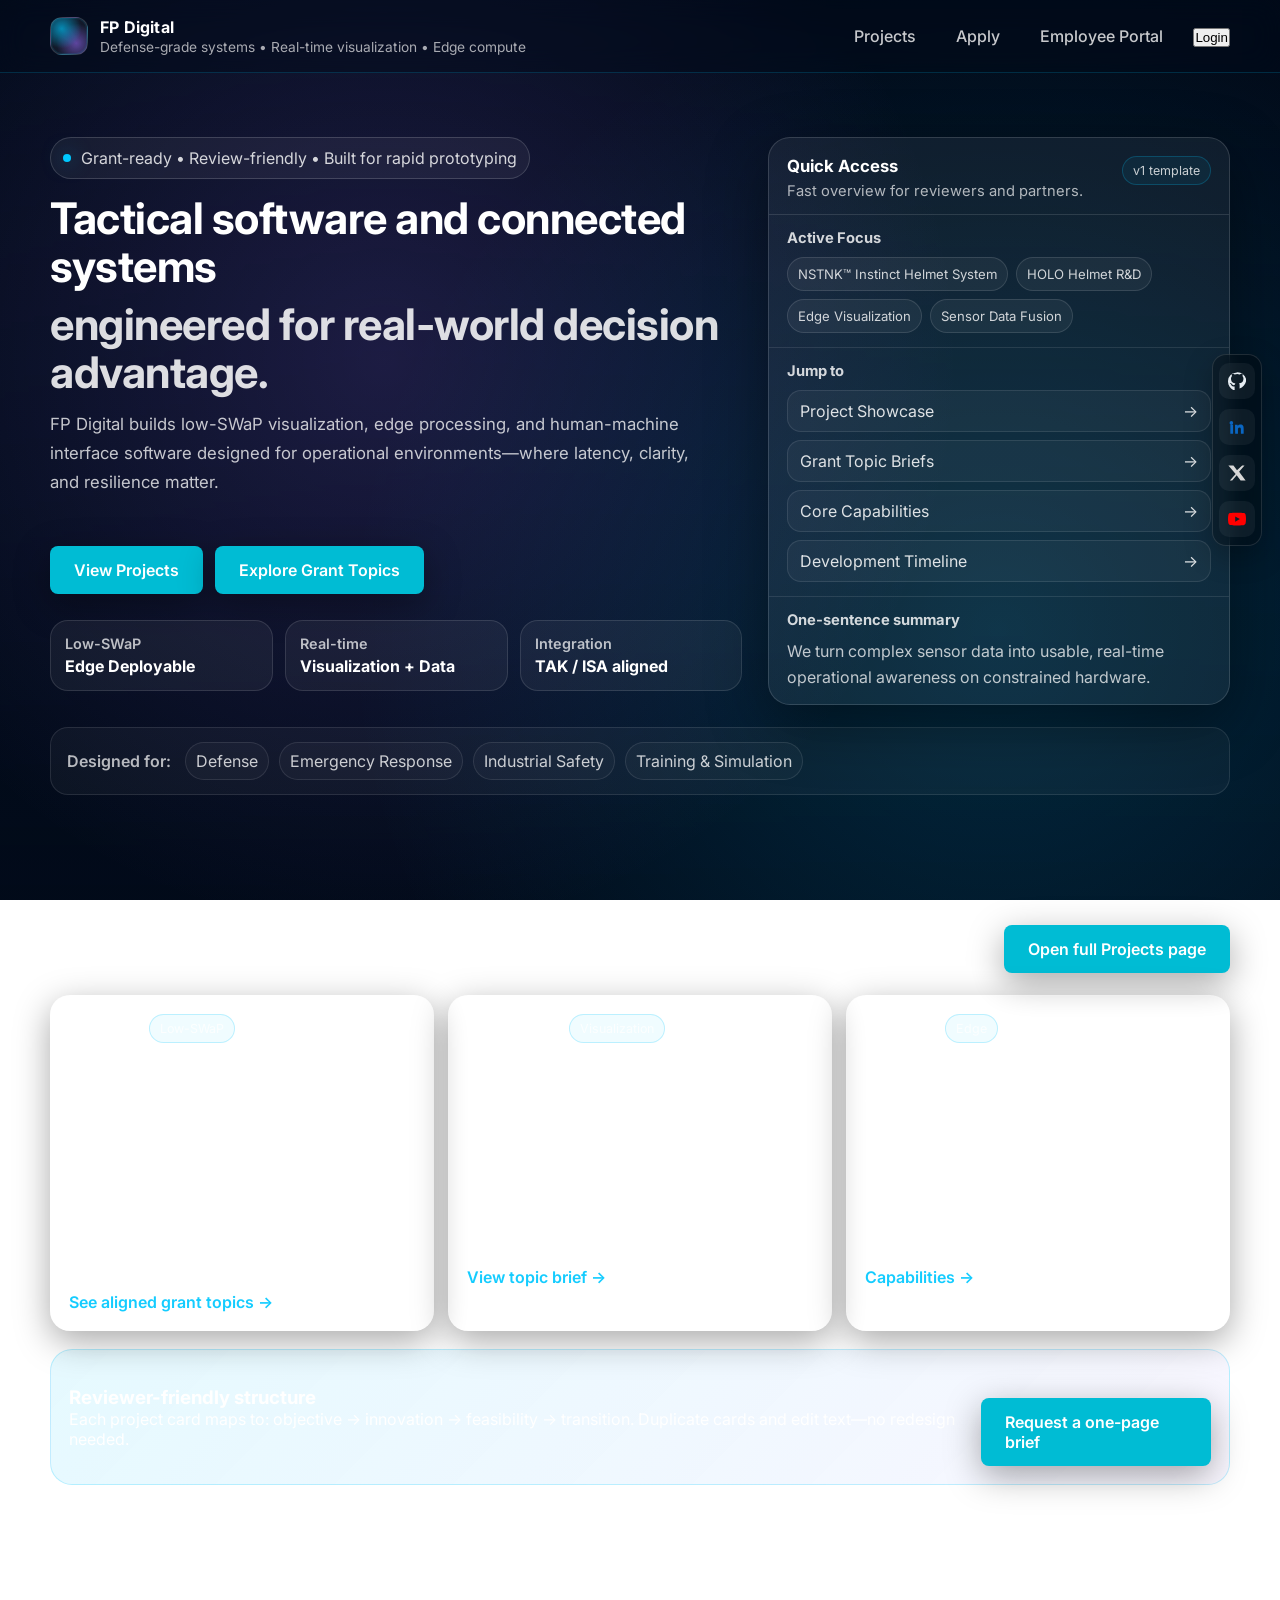
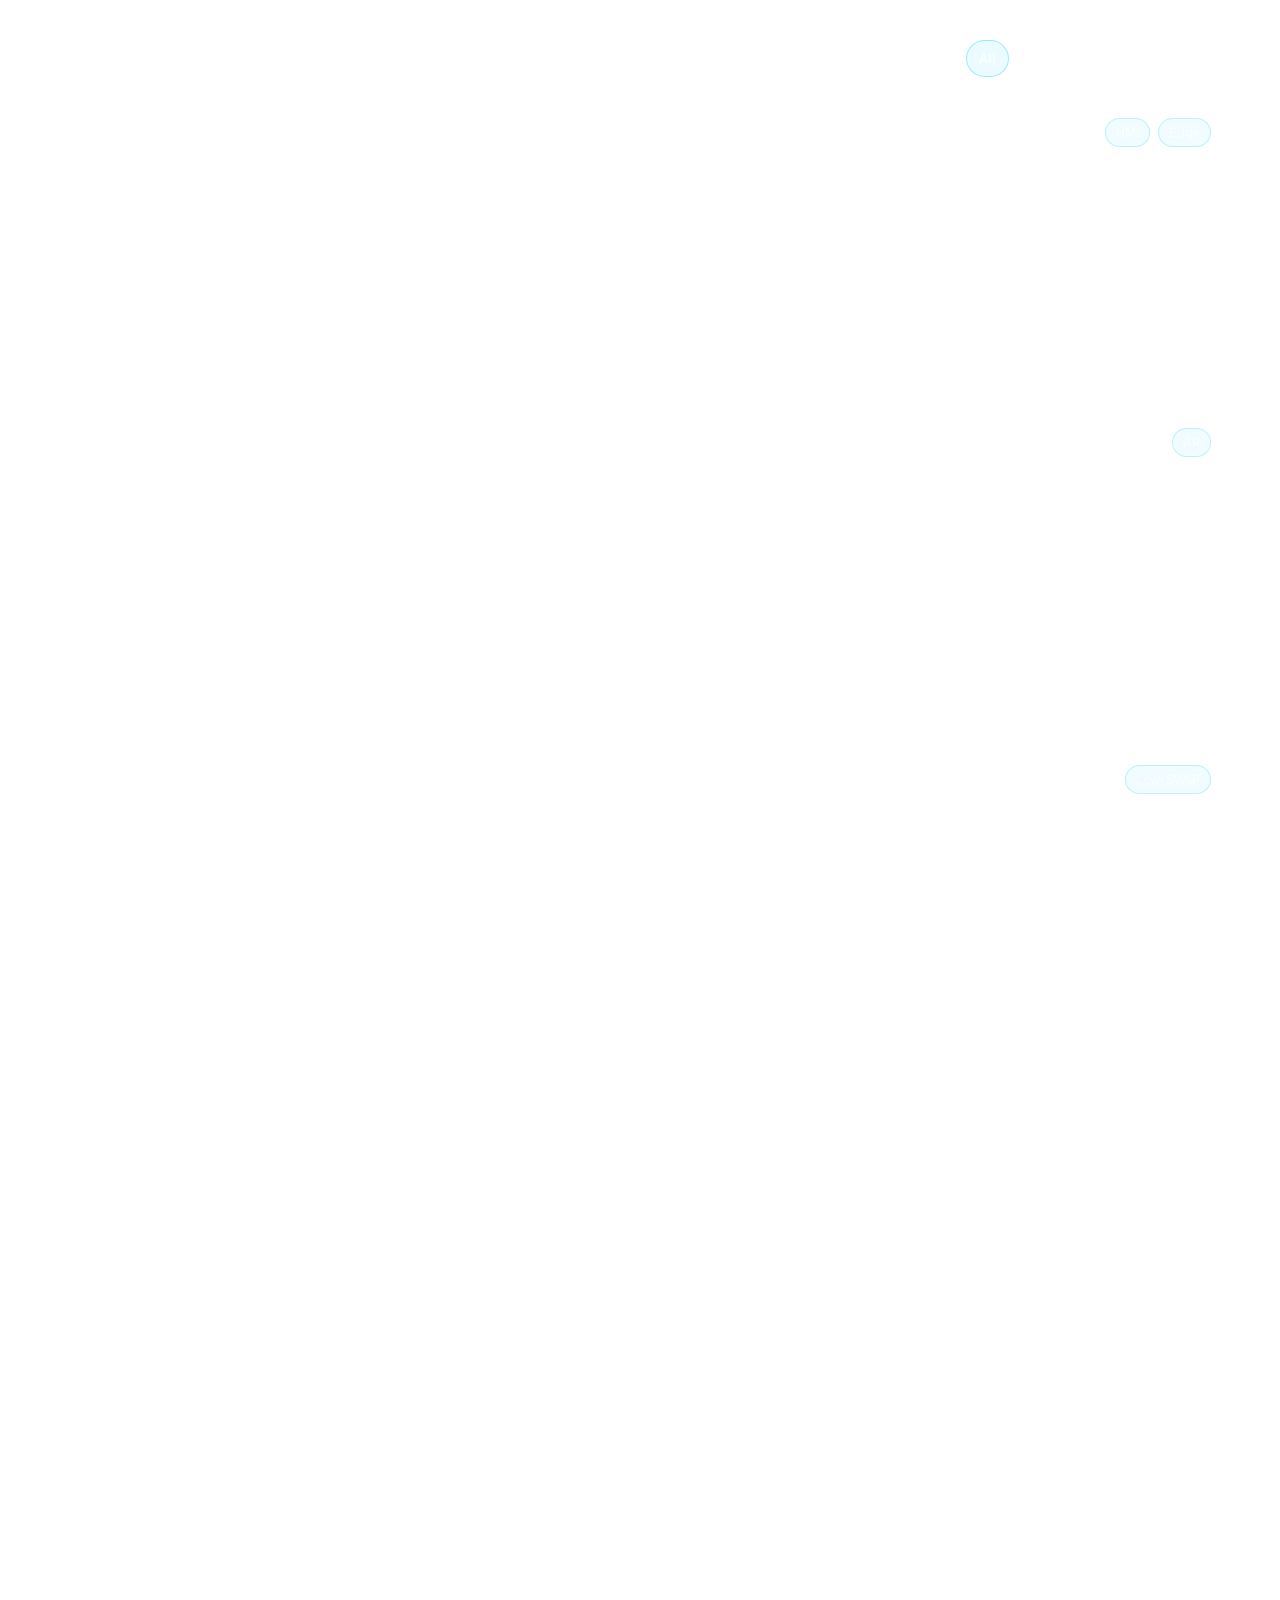
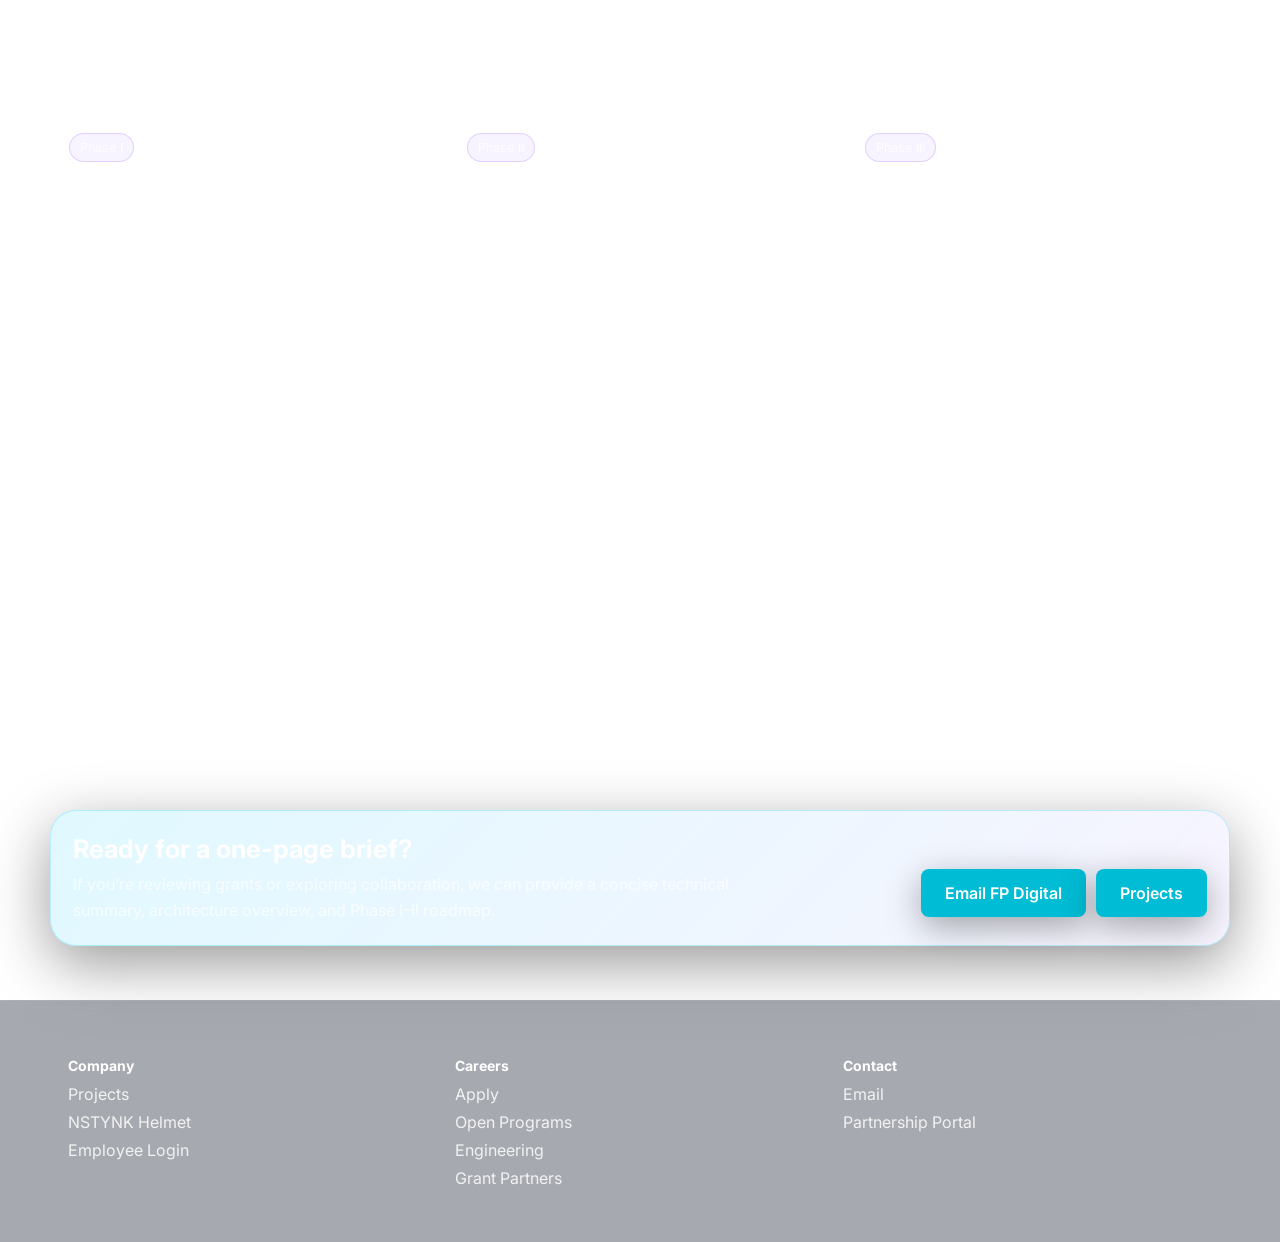
<file: index.html>
<!DOCTYPE html>
<html lang="en">
<head>
  <meta charset="UTF-8" />
  <meta name="viewport" content="width=device-width, initial-scale=1.0" />
  <title>FP Digital | Defense-Grade Software & Innovation</title>

  <link rel="preconnect" href="https://fonts.googleapis.com">
  <link rel="preconnect" href="https://fonts.gstatic.com" crossorigin>
  <link href="https://fonts.googleapis.com/css2?family=Inter:wght@300;400;500;600;700&display=swap" rel="stylesheet">
  <link rel="icon" href="/favicon.ico?v=2" sizes="any">
  <link rel="shortcut icon" href="/favicon.ico?v=2">
  <link rel="icon" type="image/png" sizes="32x32" href="/favicon-32.png?v=2">
  <link rel="icon" type="image/png" sizes="16x16" href="/favicon-16.png?v=2">
  <link rel="stylesheet" href="/styles.css" />
  <base href="/" />
</head>
<body>

  <!-- Video Background (keep your file) -->
  <div class="video-bg" aria-hidden="true">
    <video autoplay muted loop playsinline preload="metadata" class="bg-video">
      <source src="/fp-digital-tech-loop.mp4" type="video/mp4">
    </video>
    <div class="video-overlay"></div>
  </div>

  <!-- Top Bar -->
  <header class="topbar">
    <div class="container topbar-inner">
      <a class="brand" href="/">
        <span class="brand-mark" aria-hidden="true"></span>
        <span class="brand-text">
          <span class="brand-name">FP Digital</span>
          <span class="brand-sub">Defense-grade systems • Real-time visualization • Edge compute</span>
        </span>
      </a>

      <nav class="nav">
        <a href="projects.html">Projects</a>
        <a href="apply.html">Apply</a>
        <a href="employee.html">Employee Portal</a>
        <div class="auth-buttons">
          <button id="loginBtn" class="nav-btn">Login</button>
          <button id="logoutBtn" class="nav-btn" style="display:none;">Logout</button>
        </div>
      </nav>

      <button class="nav-toggle" aria-label="Open menu" aria-expanded="false">☰</button>
    </div>
  </header>

  <script src="https://identity.netlify.com/v1/netlify-identity-widget.js"></script>
  <script src="auth.js"></script>

  <!-- HERO -->
  <main>
    <section class="hero" id="home">
      <div class="container hero-grid">
        <div class="hero-copy">
          <div class="pill">
            <span class="dot"></span>
            <span>Grant-ready • Review-friendly • Built for rapid prototyping</span>
          </div>

          <h1>
            Tactical software and connected systems
            <span class="h1-accent">engineered for real-world decision advantage.</span>
          </h1>

          <p class="lead">
            FP Digital builds low-SWaP visualization, edge processing, and human-machine interface software
            designed for operational environments—where latency, clarity, and resilience matter.
          </p>

          <div class="hero-actions">
            <a class="btn btn-primary" href="#projects">View Projects</a>
            <a class="btn btn-ghost" href="#topics">Explore Grant Topics</a>
          </div>

          <div class="hero-metrics">
            <div class="metric">
              <div class="metric-k">Low-SWaP</div>
              <div class="metric-v">Edge Deployable</div>
            </div>
            <div class="metric">
              <div class="metric-k">Real-time</div>
              <div class="metric-v">Visualization + Data</div>
            </div>
            <div class="metric">
              <div class="metric-k">Integration</div>
              <div class="metric-v">TAK / ISA aligned</div>
            </div>
          </div>
        </div>

        <!-- Quick Access Panel -->
        <aside class="quick">
          <div class="quick-head">
            <div>
              <h2>Quick Access</h2>
              <p>Fast overview for reviewers and partners.</p>
            </div>
            <span class="badge">v1 template</span>
          </div>

          <div class="quick-block">
            <h3>Active Focus</h3>
            <div class="quick-tags">
              <span class="tag">NSTNK™ Instinct Helmet System</span>
              <span class="tag">HOLO Helmet R&D</span>
              <span class="tag">Edge Visualization</span>
              <span class="tag">Sensor Data Fusion</span>
            </div>
          </div>

          <div class="quick-block">
            <h3>Jump to</h3>
            <div class="quick-links">
              <a href="#projects">Project Showcase <span>→</span></a>
              <a href="#topics">Grant Topic Briefs <span>→</span></a>
              <a href="#capabilities">Core Capabilities <span>→</span></a>
              <a href="#timeline">Development Timeline <span>→</span></a>
            </div>
          </div>

          <div class="quick-block">
            <h3>One-sentence summary</h3>
            <p class="quick-quote">
              We turn complex sensor data into usable, real-time operational awareness on constrained hardware.
            </p>
          </div>
        </aside>
      </div>

      <div class="container hero-footer">
        <div class="trust">
          <span class="trust-label">Designed for:</span>
          <span class="trust-item">Defense</span>
          <span class="trust-item">Emergency Response</span>
          <span class="trust-item">Industrial Safety</span>
          <span class="trust-item">Training & Simulation</span>
        </div>
      </div>
    </section>

    <!-- PROJECTS -->
    <section class="section" id="projects">
      <div class="container">
        <div class="section-head">
          <div>
            <h2>Project Showcase</h2>
            <p>High-signal summaries—easy to expand as work progresses.</p>
          </div>
          <a class="btn btn-ghost" href="/projects.html">Open full Projects page</a>
        </div>

        <div class="grid cards">
          <!-- TEMPLATE CARD: duplicate to add more -->
          <article class="card">
            <div class="card-top">
              <span class="chip">Flagship</span>
              <span class="chip chip-soft">Low-SWaP</span>
            </div>
            <h3>NSTNK™ Instinct Helmet System</h3>
            <p>
              A helmet-centered platform concept for real-time situational awareness: sensor visualization,
              edge compute, and operator-first UI under strict constraints.
            </p>
            <ul class="bullets">
              <li>Human-machine interface overlays</li>
              <li>Edge-deployable processing</li>
              <li>Modular sensor integration</li>
            </ul>
            <div class="card-actions">
              <a class="link" href="#topics">See aligned grant topics →</a>
            </div>
          </article>

          <article class="card">
            <div class="card-top">
              <span class="chip">Grant-ready</span>
              <span class="chip chip-soft">Visualization</span>
            </div>
            <h3>CB Tactical Visualization Engine</h3>
            <p>
              Real-time hazard gradient visualization designed to reduce cognitive load and share data across teams.
            </p>
            <ul class="bullets">
              <li>Near real-time hazard overlays</li>
              <li>Power-aware rendering control</li>
              <li>TAK/CoT compatible structuring</li>
            </ul>
            <div class="card-actions">
              <a class="link" href="#topics">View topic brief →</a>
            </div>
          </article>

          <article class="card">
            <div class="card-top">
              <span class="chip">Platform</span>
              <span class="chip chip-soft">Edge</span>
            </div>
            <h3>Rugged Edge Compute Node</h3>
            <p>
              A deployable compute + networking concept to host real-time analytics and visualization modules.
            </p>
            <ul class="bullets">
              <li>Low power performance targeting</li>
              <li>Offline resilience considerations</li>
              <li>Modular services architecture</li>
            </ul>
            <div class="card-actions">
              <a class="link" href="#capabilities">Capabilities →</a>
            </div>
          </article>
        </div>

        <!-- Add more content blocks easily -->
        <div class="callout">
          <div>
            <h3>Reviewer-friendly structure</h3>
            <p>
              Each project card maps to: objective → innovation → feasibility → transition.
              Duplicate cards and edit text—no redesign needed.
            </p>
          </div>
          <a class="btn btn-primary" href="#contact">Request a one-page brief</a>
        </div>
      </div>
    </section>

    <!-- GRANT TOPICS -->
    <section class="section section-alt" id="topics">
      <div class="container">
        <div class="section-head">
          <div>
            <h2>Grant Topic Briefs</h2>
            <p>Scroll-friendly mini one-pagers aligned to common SBIR evaluation criteria.</p>
          </div>
          <div class="filters" role="group" aria-label="Topic filters">
            <button class="filter is-active" data-filter="all">All</button>
            <button class="filter" data-filter="hmi">HMI</button>
            <button class="filter" data-filter="edge">Edge</button>
            <button class="filter" data-filter="cb">Chem/Bio</button>
          </div>
        </div>

        <div class="stack">
          <!-- TOPIC TEMPLATE: duplicate this block -->
          <article class="topic" data-tags="cb hmi edge">
            <div class="topic-head">
              <div>
                <h3>Chem/Bio Tactical HMI Visualization</h3>
                <p class="muted">Objective • Approach • Deliverables • Transition</p>
              </div>
              <div class="topic-badges">
                <span class="chip">CB</span>
                <span class="chip chip-soft">HMI</span>
                <span class="chip chip-soft">Edge</span>
              </div>
            </div>

            <div class="topic-grid">
              <div class="topic-col">
                <h4>Objective</h4>
                <p>
                  Increase situational awareness and decision support in contested environments by rendering
                  sensor outputs into actionable overlays.
                </p>
              </div>
              <div class="topic-col">
                <h4>What we build</h4>
                <p>
                  A low-SWaP visualization engine that transforms hazard/sensor feeds into real-time gradient overlays,
                  structured for tactical sharing.
                </p>
              </div>
              <div class="topic-col">
                <h4>Phase I proof</h4>
                <ul class="bullets">
                  <li>Feasibility metrics (FPS, latency, power envelope)</li>
                  <li>Architecture + interfaces (TAK/CoT pathways)</li>
                  <li>Phase II integration plan</li>
                </ul>
              </div>
              <div class="topic-col">
                <h4>Phase II expansion</h4>
                <ul class="bullets">
                  <li>Live sensor integration</li>
                  <li>TAK SDK implementation</li>
                  <li>Ruggedization + field evaluation</li>
                </ul>
              </div>
            </div>
          </article>

          <article class="topic" data-tags="hmi">
            <div class="topic-head">
              <div>
                <h3>Operator-First AR/HUD Interfaces</h3>
                <p class="muted">Human factors • cognitive load • field usability</p>
              </div>
              <div class="topic-badges">
                <span class="chip">HMI</span>
                <span class="chip chip-soft">AR</span>
              </div>
            </div>

            <div class="topic-grid">
              <div class="topic-col">
                <h4>Objective</h4>
                <p>Deliver essential information without overload—clear, fast, and stable in motion.</p>
              </div>
              <div class="topic-col">
                <h4>What we build</h4>
                <p>HUD visualization patterns, display rules, and user workflows optimized for constrained environments.</p>
              </div>
              <div class="topic-col">
                <h4>Evidence</h4>
                <ul class="bullets">
                  <li>Usability tests + performance targets</li>
                  <li>UI specifications + interaction modes</li>
                  <li>Device-agnostic rendering architecture</li>
                </ul>
              </div>
              <div class="topic-col">
                <h4>Transition</h4>
                <p>Integrate into wearable or handheld kit, extend to training, safety, and emergency response.</p>
              </div>
            </div>
          </article>

          <article class="topic" data-tags="edge">
            <div class="topic-head">
              <div>
                <h3>Tactical Edge Compute & Data Resilience</h3>
                <p class="muted">Low power • offline-first • distributed operation</p>
              </div>
              <div class="topic-badges">
                <span class="chip">Edge</span>
                <span class="chip chip-soft">Low-SWaP</span>
              </div>
            </div>

            <div class="topic-grid">
              <div class="topic-col">
                <h4>Objective</h4>
                <p>Enable analytics and visualization when connectivity is degraded, intermittent, or denied.</p>
              </div>
              <div class="topic-col">
                <h4>What we build</h4>
                <p>Edge-hosted processing pipeline with power-aware performance, caching, and sync strategies.</p>
              </div>
              <div class="topic-col">
                <h4>Phase I proof</h4>
                <ul class="bullets">
                  <li>Measured power/performance trade study</li>
                  <li>Service modularity + configuration controls</li>
                  <li>Deployment constraints validation</li>
                </ul>
              </div>
              <div class="topic-col">
                <h4>Phase II</h4>
                <p>Hardware integration + ruggedization + operational evaluation planning.</p>
              </div>
            </div>
          </article>
        </div>
      </div>
    </section>

    <!-- CAPABILITIES -->
    <section class="section" id="capabilities">
      <div class="container">
        <div class="section-head">
          <div>
            <h2>Core Capabilities</h2>
            <p>What FP Digital can repeatedly deliver—across topics and programs.</p>
          </div>
        </div>

        <div class="grid pillars">
          <div class="pillar">
            <h3>Real-time Visualization</h3>
            <p>Rendering pipelines designed for clarity under motion and constrained compute.</p>
            <div class="mini">Latency-aware • 1080p+ • performance measured</div>
          </div>
          <div class="pillar">
            <h3>Edge Optimization</h3>
            <p>Power/performance trade studies and adaptive fidelity control to maintain mission utility.</p>
            <div class="mini">Low-SWaP • thermal-aware • profiling & instrumentation</div>
          </div>
          <div class="pillar">
            <h3>Data Structuring</h3>
            <p>Operational data shaping for interoperability and tactical sharing.</p>
            <div class="mini">CoT-friendly • ISA-aware • modular ingest</div>
          </div>
          <div class="pillar">
            <h3>System Architecture</h3>
            <p>Clean interfaces, modular components, and roadmap-based prototyping for Phase I→II.</p>
            <div class="mini">Config mgmt • test plans • scalable modules</div>
          </div>
        </div>
      </div>
    </section>

    <!-- TIMELINE -->
    <section class="section section-alt" id="timeline">
      <div class="container">
        <div class="section-head">
          <div>
            <h2>Development Timeline</h2>
            <p>A simple, expandable roadmap format for grant reviewers.</p>
          </div>
        </div>

        <div class="timeline">
          <div class="titem">
            <div class="tcap">Phase I</div>
            <h3>Feasibility + metrics</h3>
            <p>Prove performance targets, document interfaces, validate constraints, publish Phase II plan.</p>
          </div>
          <div class="titem">
            <div class="tcap">Phase II</div>
            <h3>Prototype integration</h3>
            <p>Implement SDK integration, connect live sensors, build pilot-ready system for evaluation.</p>
          </div>
          <div class="titem">
            <div class="tcap">Phase III</div>
            <h3>Transition + scale</h3>
            <p>Operational testing, V&V, ruggedization, manuals, and deployment pathway support.</p>
          </div>
        </div>
      </div>
    </section>

    <!-- ABOUT / TRUST -->
    <section class="section" id="about">
      <div class="container">
        <div class="section-head">
          <div>
            <h2>About FP Digital</h2>
            <p>Focused, measurable, and built to execute within SBIR timelines.</p>
          </div>
        </div>

        <div class="grid about">
          <div class="panel">
            <h3>Execution style</h3>
            <ul class="bullets">
              <li>Measured outcomes (FPS, latency, power)</li>
              <li>Documentation-first interfaces and test plans</li>
              <li>Modular architecture to reduce Phase II risk</li>
            </ul>
          </div>
          <div class="panel">
            <h3>Commercial relevance</h3>
            <ul class="bullets">
              <li>Emergency response visualization</li>
              <li>Industrial safety overlays</li>
              <li>Training & simulation tooling</li>
            </ul>
          </div>
          <div class="panel">
            <h3>Compliance mindset</h3>
            <ul class="bullets">
              <li>Security considerations baked into design</li>
              <li>Clear handling of controlled data</li>
              <li>Least-privilege architecture planning</li>
            </ul>
          </div>
        </div>
      </div>
    </section>

    <!-- CONTACT / CTA -->
    <section class="cta" id="contact">
      <div class="container cta-inner">
        <div>
          <h2>Ready for a one-page brief?</h2>
          <p>
            If you’re reviewing grants or exploring collaboration, we can provide a concise technical summary,
            architecture overview, and Phase I–II roadmap.
          </p>
        </div>
        <div class="cta-actions">
          <a class="btn btn-primary" href="mailto:info@fpdigitalteam.com">Email FP Digital</a>
          <a class="btn btn-ghost" href="/projects.html">Projects</a>
        </div>
      </div>
    </section>
  </main>

  <footer class="footer">
    <div class="footer-grid">
  <div class="footer-col">
    <h4>Company</h4>
    <a href="projects.html">Projects</a>
    <a href="helmet.html">NSTYNK Helmet</a>
    <a href="/employee.html">Employee Login</a>
  </div>

  <div class="footer-col">
    <h4>Careers</h4>
    <a href="apply.html">Apply</a>
    <a href="apply.html#application">Open Programs</a>
    <a href="apply.html?type=Engineering%20/%20Technical%20Collaboration">Engineering</a>
    <a href="apply.html?type=Research%20/%20Grant%20Partner">Grant Partners</a>
  </div>


  <div class="footer-col">
    <h4>Contact</h4>
    <a href="mailto:YOUR_EMAIL@DOMAIN.com">Email</a>
    <a href="apply.html">Partnership Portal</a>
  </div>
</div>
  </footer>

  <script>
    // Mobile nav toggle
    const btn = document.querySelector('.nav-toggle');
    const nav = document.querySelector('.nav');
    if (btn && nav) {
      btn.addEventListener('click', () => {
        const open = nav.classList.toggle('is-open');
        btn.setAttribute('aria-expanded', String(open));
      });
    }

    // Topic filter
    const filters = document.querySelectorAll('.filter');
    const topics = document.querySelectorAll('.topic');
    filters.forEach(f => f.addEventListener('click', () => {
      filters.forEach(x => x.classList.remove('is-active'));
      f.classList.add('is-active');
      const key = f.dataset.filter;
      topics.forEach(t => {
        const tags = (t.dataset.tags || '');
        t.style.display = (key === 'all' || tags.includes(key)) ? '' : 'none';
      });
    }));
  </script>
  
  <div class="social-banner" aria-label="FP Digital social links">
  <a class="soc github" href="https://github.com/FpTechTeam" target="_blank" rel="noopener" aria-label="GitHub">
    <svg viewBox="0 0 24 24" class="social-icon" aria-hidden="true">
      <path d="M12 .5A12 12 0 0 0 0 12.8c0 5.6 3.7 10.3 8.9 12 0-.9-.1-3.1-.1-5.6-3.6.8-4.4-1.8-4.4-1.8a3.6 3.6 0 0 0-1.5-2c-1.3-.9.1-.9.1-.9a2.9 2.9 0 0 1 2.1 1.5 2.9 2.9 0 0 0 4 .9 2.9 2.9 0 0 1 .9-1.8c-2.9-.3-6-1.5-6-6.5a5 5 0 0 1 1.3-3.4 4.6 4.6 0 0 1 .1-3.3s1.1-.4 3.6 1.3a12.3 12.3 0 0 1 6.6 0c2.5-1.7 3.6-1.3 3.6-1.3a4.6 4.6 0 0 1 .1 3.3 5 5 0 0 1 1.3 3.4c0 5-3.1 6.2-6 6.5a3.2 3.2 0 0 1 .9 2.5c0 1.8 0 3.9-.1 4.4 5.2-1.7 8.9-6.4 8.9-12A12 12 0 0 0 12 .5Z"/>
    </svg>
  </a>

  <a class="soc linkedin" href="https://www.linkedin.com/" target="_blank" rel="noopener" aria-label="LinkedIn">
    <svg viewBox="0 0 24 24" class="social-icon" aria-hidden="true">
      <path d="M6.94 6.5A2.44 2.44 0 1 1 2.06 6.5a2.44 2.44 0 0 1 4.88 0ZM3.1 8.98h3.7V21H3.1ZM9.34 8.98h3.55v1.64h.05a3.89 3.89 0 0 1 3.5-1.92c3.75 0 4.44 2.46 4.44 5.66V21h-3.7v-5.49c0-1.31-.02-3-1.82-3-1.83 0-2.11 1.43-2.11 2.9V21h-3.7Z"/>
    </svg>
  </a>

  <a class="soc x" href="https://twitter.com/" target="_blank" rel="noopener" aria-label="X">
    <svg viewBox="0 0 24 24" class="social-icon" aria-hidden="true">
      <path d="M18.9 2H22l-7.2 8.2L23.5 22h-6.7l-5.2-6.9L5.6 22H2.5l7.7-8.8L.5 2h6.8l4.7 6.3Z"/>
    </svg>
  </a>

  <a class="soc youtube" href="https://youtube.com/" target="_blank" rel="noopener" aria-label="YouTube">
    <svg viewBox="0 0 24 24" class="social-icon" aria-hidden="true">
      <path d="M23.5 6.2a3 3 0 0 0-2.1-2.1C19.5 3.5 12 3.5 12 3.5s-7.5 0-9.4.6A3 3 0 0 0 .5 6.2 31.7 31.7 0 0 0 0 12a31.7 31.7 0 0 0 .5 5.8 3 3 0 0 0 2.1 2.1c1.9.6 9.4.6 9.4.6s7.5 0 9.4-.6a3 3 0 0 0 2.1-2.1A31.7 31.7 0 0 0 24 12a31.7 31.7 0 0 0-.5-5.8ZM9.6 15.5V8.5L15.8 12Z"/>
    </svg>
  </a>
</div>


</body>
</html>
</file>
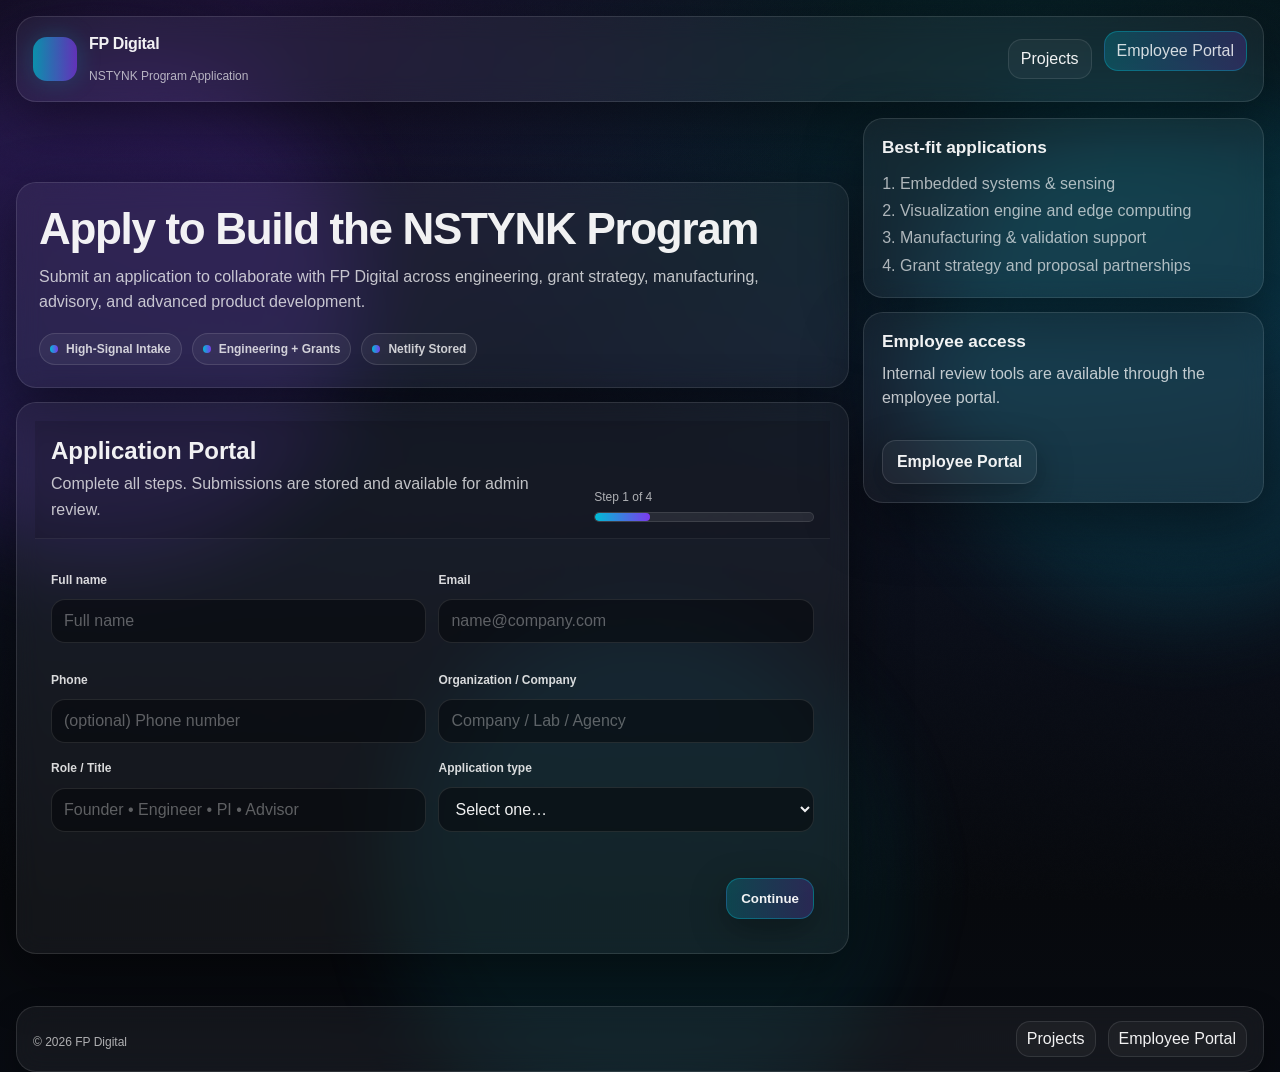
<file: apply.html>
<!DOCTYPE html>
<html lang="en">
<head>
  <meta charset="UTF-8" />
  <meta name="viewport" content="width=device-width, initial-scale=1.0" />
  <title>FP Digital | NSTYNK Program Application</title>

  <link rel="stylesheet" href="styles.css" />
  <link rel="stylesheet" href="apply.css" />

  <meta
    name="description"
    content="Apply to collaborate with FP Digital and the NSTYNK Helmet program: grants, engineering, manufacturing, advisory, and investment."
  />
</head>

<body>
  <div class="apply-bg" aria-hidden="true">
    <div class="orb a"></div>
    <div class="orb b"></div>
    <div class="orb c"></div>
    <div class="noise"></div>
  </div>

  <header class="apply-top">
    <a class="brand" href="index.html" aria-label="Back to FP Digital home">
      <span class="mark"></span>
      <span class="stack">
        <span class="title">FP Digital</span>
        <span class="sub">NSTYNK Program Application</span>
      </span>
    </a>

    <nav class="apply-nav">
      <a href="projects.html">Projects</a>
      <a href="employee.html" class="pill">Employee Portal</a>
    </nav>
  </header>

  <main class="apply-shell">
    <section class="hero">
      <div class="card hero-card">
        <h1>Apply to Build the NSTYNK Program</h1>
        <p class="muted">
          Submit an application to collaborate with FP Digital across engineering,
          grant strategy, manufacturing, advisory, and advanced product development.
        </p>

        <div class="hero-badges">
          <span class="badge">High-Signal Intake</span>
          <span class="badge">Engineering + Grants</span>
          <span class="badge">Netlify Stored</span>
        </div>
      </div>

      <div class="card form-card">
        <div class="card-head">
          <div>
            <h2>Application Portal</h2>
            <p class="muted">
              Complete all steps. Submissions are stored and available for admin review.
            </p>
          </div>

          <div class="progress">
            <span class="muted tiny" id="stepLabel">Step 1 of 4</span>
            <div class="bar">
              <div class="fill" id="barFill" style="width:25%;"></div>
            </div>
          </div>
        </div>

        <form
          id="applyForm"
          name="helmet-application"
          method="POST"
          data-netlify="true"
          netlify-honeypot="bot-field"
          action="/thank-you.html"
          novalidate
        >
          <input type="hidden" name="form-name" value="helmet-application" />

          <p style="display:none;">
            <label>
              Don’t fill this out:
              <input name="bot-field" />
            </label>
          </p>

          <input type="hidden" name="source" value="FP Digital Application Portal" />
          <input type="hidden" name="page" value="apply.html" />

          <fieldset class="step active" data-step="1">
            <legend>Identity</legend>

            <div class="grid-2">
              <div class="field">
                <label for="name">Full name</label>
                <input
                  id="name"
                  name="name"
                  type="text"
                  autocomplete="name"
                  placeholder="Full name"
                  required
                />
              </div>

              <div class="field">
                <label for="email">Email</label>
                <input
                  id="email"
                  name="email"
                  type="email"
                  autocomplete="email"
                  placeholder="name@company.com"
                  required
                />
              </div>

              <div class="field">
                <label for="phone">Phone</label>
                <input
                  id="phone"
                  name="phone"
                  type="tel"
                  autocomplete="tel"
                  placeholder="(optional) Phone number"
                />
              </div>

              <div class="field">
                <label for="organization">Organization / Company</label>
                <input
                  id="organization"
                  name="organization"
                  type="text"
                  autocomplete="organization"
                  placeholder="Company / Lab / Agency"
                />
              </div>
            </div>

            <div class="grid-2">
              <div class="field">
                <label for="role">Role / Title</label>
                <input
                  id="role"
                  name="role"
                  type="text"
                  autocomplete="organization-title"
                  placeholder="Founder • Engineer • PI • Advisor"
                />
              </div>

              <div class="field">
                <label for="type">Application type</label>
                <select id="type" name="type" required>
                  <option value="">Select one…</option>
                  <option>Research / Grant Partner</option>
                  <option>Engineering / Technical Collaboration</option>
                  <option>Manufacturing Partner</option>
                  <option>Medical / Defense Advisor</option>
                  <option>Investor</option>
                  <option>General Collaboration</option>
                </select>
              </div>
            </div>

            <div class="nav-row">
              <span></span>
              <button type="button" class="btn primary" data-next>Continue</button>
            </div>
          </fieldset>

          <fieldset class="step" data-step="2">
            <legend>Links & Areas</legend>

            <div class="grid-2">
              <div class="field">
                <label for="linkedin">LinkedIn profile</label>
                <input
                  id="linkedin"
                  name="linkedin"
                  type="url"
                  autocomplete="url"
                  placeholder="https://www.linkedin.com/in/your-handle"
                />
              </div>

              <div class="field">
                <label for="portfolio">Website / Portfolio / GitHub</label>
                <input
                  id="portfolio"
                  name="portfolio"
                  type="url"
                  autocomplete="url"
                  placeholder="https://..."
                />
              </div>
            </div>

            <div class="field">
              <label>Primary areas</label>
              <div class="chips">
                <label class="chip"><input type="checkbox" name="areas[]" value="Embedded/Sensors" /> Embedded / Sensors</label>
                <label class="chip"><input type="checkbox" name="areas[]" value="Optics/Imaging" /> Optics / Imaging</label>
                <label class="chip"><input type="checkbox" name="areas[]" value="AI/Perception" /> AI / Perception</label>
                <label class="chip"><input type="checkbox" name="areas[]" value="Visualization/Engine" /> Visualization Engine</label>
                <label class="chip"><input type="checkbox" name="areas[]" value="Respirator/Sealing" /> Respirator / Sealing</label>
                <label class="chip"><input type="checkbox" name="areas[]" value="Manufacturing" /> Manufacturing</label>
                <label class="chip"><input type="checkbox" name="areas[]" value="Testing/Validation" /> Testing / Validation</label>
                <label class="chip"><input type="checkbox" name="areas[]" value="Funding/Grants" /> Funding / Grants</label>
              </div>
            </div>

            <div class="nav-row">
              <button type="button" class="btn ghost" data-prev>Back</button>
              <button type="button" class="btn primary" data-next>Continue</button>
            </div>
          </fieldset>

          <fieldset class="step" data-step="3">
            <legend>Fit</legend>

            <div class="field">
              <label for="why">Why you / why now?</label>
              <textarea
                id="why"
                name="why"
                rows="5"
                placeholder="Be specific: what you can deliver, timelines, and how it aligns with the NSTYNK Helmet + grant strategy."
                required
              ></textarea>
            </div>

            <div class="field">
              <label for="grant">Grant / program alignment</label>
              <textarea
                id="grant"
                name="grant"
                rows="4"
                placeholder="If applicable: agencies, SBIR/STTR alignment, topic ideas, solicitation timing, and your proposed role."
              ></textarea>
            </div>

            <div class="nav-row">
              <button type="button" class="btn ghost" data-prev>Back</button>
              <button type="button" class="btn primary" data-next>Continue</button>
            </div>
          </fieldset>

          <fieldset class="step" data-step="4">
            <legend>Details</legend>

            <div class="grid-2">
              <div class="field">
                <label for="resources">Resources / capabilities</label>
                <textarea
                  id="resources"
                  name="resources"
                  rows="4"
                  placeholder="Facilities, manufacturing capacity, funding, certifications, or team capability."
                ></textarea>
              </div>

              <div class="field">
                <label for="timeline">Preferred timeline</label>
                <textarea
                  id="timeline"
                  name="timeline"
                  rows="4"
                  placeholder="Immediately, near-term, mid-term, long-term..."
                ></textarea>
              </div>
            </div>

            <div class="grid-2">
              <div class="field">
                <label for="budget">Budget / support range</label>
                <input
                  id="budget"
                  name="budget"
                  type="text"
                  placeholder="In-kind, $10k–$50k, $250k+, etc."
                />
              </div>

              <div class="field">
                <label for="notes">Extra notes</label>
                <input
                  id="notes"
                  name="notes"
                  type="text"
                  placeholder="Links, constraints, special notes..."
                />
              </div>
            </div>

            <div class="field">
              <label class="chip" style="justify-content:flex-start;">
                <input type="checkbox" name="consent" value="yes" required />
                I confirm the information submitted is accurate.
              </label>
            </div>

            <div class="nav-row">
              <button type="button" class="btn ghost" data-prev>Back</button>
              <button type="submit" class="btn primary">Submit Application</button>
            </div>
          </fieldset>
        </form>
      </div>
    </section>

    <aside class="side">
      <div class="card side-card">
        <h3>Best-fit applications</h3>
        <ol class="muted">
          <li>Embedded systems & sensing</li>
          <li>Visualization engine and edge computing</li>
          <li>Manufacturing & validation support</li>
          <li>Grant strategy and proposal partnerships</li>
        </ol>
      </div>

      <div class="card side-card">
        <h3>Employee access</h3>
        <p class="muted">
          Internal review tools are available through the employee portal.
        </p>
        <a class="btn ghost" href="employee.html">Employee Portal</a>
      </div>
    </aside>
  </main>

  <footer class="apply-footer">
    <div class="muted tiny">© <span id="year"></span> FP Digital</div>
    <div class="links">
      <a href="projects.html">Projects</a>
      <a href="employee.html">Employee Portal</a>
    </div>
  </footer>

  <script>
    document.getElementById("year").textContent = new Date().getFullYear();

    const form = document.getElementById("applyForm");
    const steps = Array.from(document.querySelectorAll(".step"));
    const nextBtns = Array.from(document.querySelectorAll("[data-next]"));
    const prevBtns = Array.from(document.querySelectorAll("[data-prev]"));
    const stepLabel = document.getElementById("stepLabel");
    const barFill = document.getElementById("barFill");

    let current = 0;

    function renderStep() {
      steps.forEach((step, index) => {
        step.classList.toggle("active", index === current);
      });

      const stepNum = current + 1;
      stepLabel.textContent = `Step ${stepNum} of ${steps.length}`;
      barFill.style.width = `${(stepNum / steps.length) * 100}%`;
      window.scrollTo({ top: 0, behavior: "smooth" });
    }

    function validateCurrentStep() {
      const activeStep = steps[current];
      const requiredFields = Array.from(activeStep.querySelectorAll("[required]"));

      for (const field of requiredFields) {
        if (field.type === "checkbox") {
          if (!field.checked) {
            field.focus();
            return false;
          }
        } else if (!field.value.trim()) {
          field.focus();
          return false;
        }
      }

      return true;
    }

    nextBtns.forEach((btn) => {
      btn.addEventListener("click", () => {
        if (!validateCurrentStep()) return;
        if (current < steps.length - 1) current += 1;
        renderStep();
      });
    });

    prevBtns.forEach((btn) => {
      btn.addEventListener("click", () => {
        if (current > 0) current -= 1;
        renderStep();
      });
    });

    renderStep();
  </script>
</body>
</html>
</file>
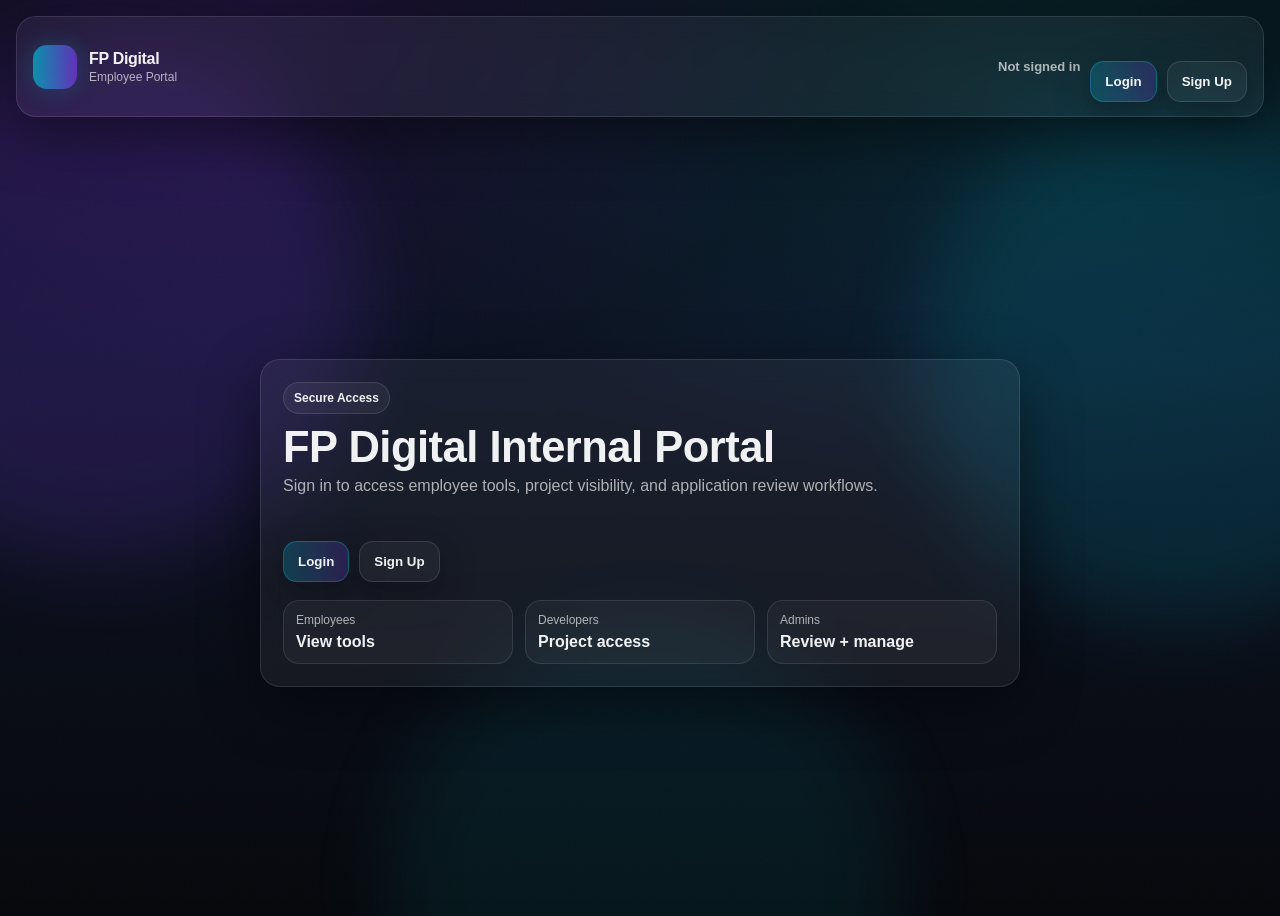
<file: employee.html>
<!doctype html>
<html lang="en">
<head>
  <meta charset="utf-8" />
  <meta name="viewport" content="width=device-width,initial-scale=1" />
  <title>FP Digital | Employee Portal</title>
  <meta name="robots" content="noindex,nofollow" />

  <link rel="stylesheet" href="styles.css" />
  <link rel="stylesheet" href="employee.css" />

  <script defer src="https://identity.netlify.com/v1/netlify-identity-widget.js"></script>
</head>
<body>
  <div class="portal-bg" aria-hidden="true">
    <div class="orb a"></div>
    <div class="orb b"></div>
    <div class="orb c"></div>
    <div class="noise"></div>
  </div>

  <header class="portal-top">
    <a class="brand" href="index.html" aria-label="Back to FP Digital">
      <div class="mark"></div>
      <div class="brand-copy">
        <div class="title">FP Digital</div>
        <div class="sub">Employee Portal</div>
      </div>
    </a>

    <div class="top-actions">
      <div class="who" id="who">Not signed in</div>
      <span class="role-pill" id="rolePill" style="display:none;">EMPLOYEE</span>

      <button class="btn primary" id="loginBtn" type="button">Login</button>
      <button class="btn ghost" id="signupBtn" type="button">Sign Up</button>
      <button class="btn ghost" id="logoutBtn" type="button" style="display:none;">Logout</button>
    </div>
  </header>

  <section class="locked" id="locked">
    <div class="glass-card locked-card">
      <div class="locked-badge">Secure Access</div>
      <h1>FP Digital Internal Portal</h1>
      <p class="muted">
        Sign in to access employee tools, project visibility, and application review workflows.
      </p>

      <div class="locked-actions">
        <button class="btn primary" id="lockedLoginBtn" type="button">Login</button>
        <button class="btn ghost" id="lockedSignupBtn" type="button">Sign Up</button>
      </div>

      <div class="locked-grid">
        <div class="mini-stat">
          <div class="mini-k">Employees</div>
          <div class="mini-v">View tools</div>
        </div>
        <div class="mini-stat">
          <div class="mini-k">Developers</div>
          <div class="mini-v">Project access</div>
        </div>
        <div class="mini-stat">
          <div class="mini-k">Admins</div>
          <div class="mini-v">Review + manage</div>
        </div>
      </div>
    </div>
  </section>

  <main class="portal-shell" id="shell" style="display:none;">
    <aside class="sidebar">
      <button class="tab active" data-panel="dashboard" type="button">
        <span class="tab-dot"></span>
        Dashboard
      </button>

      <button class="tab" data-panel="projects" type="button">
        <span class="tab-dot teal"></span>
        Projects
      </button>

      <button class="tab" data-panel="applications" id="applicationsTab" type="button">
        <span class="tab-dot purple"></span>
        Applications
      </button>

      <button class="tab" data-panel="admin" id="adminTab" type="button" style="display:none;">
        <span class="tab-dot red"></span>
        Admin Tools
      </button>

      <a class="back-link" href="index.html">← Back to site</a>
    </aside>

    <section class="portal-content">
      <section class="panel active" id="panel-dashboard">
        <div class="glass-card">
          <div class="section-head">
            <div>
              <h2>Dashboard</h2>
              <p class="muted">Your role controls what is visible and what actions are allowed.</p>
            </div>
          </div>

          <div class="stats-grid">
            <div class="stat-card">
              <div class="stat-k">Auth</div>
              <div class="stat-v" id="authStatus">Signed out</div>
            </div>
            <div class="stat-card">
              <div class="stat-k">Role</div>
              <div class="stat-v" id="roleStatus">—</div>
            </div>
            <div class="stat-card">
              <div class="stat-k">Applications</div>
              <div class="stat-v" id="appsPermission">Hidden</div>
            </div>
            <div class="stat-card">
              <div class="stat-k">Admin</div>
              <div class="stat-v" id="adminStatus">No access</div>
            </div>
          </div>
        </div>
      </section>

      <section class="panel" id="panel-projects">
        <div class="glass-card">
          <div class="section-head">
            <div>
              <h2>Projects</h2>
              <p class="muted">Visible to employees and developers. Admins can later get editing tools here.</p>
            </div>
            <div class="section-actions">
              <button class="btn ghost" id="refreshProjectsBtn" type="button">Refresh</button>
            </div>
          </div>

          <div class="project-list" id="projectsList">
            <div class="empty-state">No project data loaded yet.</div>
          </div>
        </div>
      </section>

      <section class="panel" id="panel-applications">
        <div class="glass-card">
          <div class="section-head">
            <div>
              <h2>Applications</h2>
              <p class="muted">Admins can review submissions. Other roles can be limited or hidden.</p>
            </div>
            <div class="section-actions">
              <button class="btn ghost" id="refreshAppsBtn" type="button">Refresh</button>
            </div>
          </div>

          <div class="table-wrap">
            <table class="app-table">
              <thead>
                <tr>
                  <th>Date</th>
                  <th>Name</th>
                  <th>Email</th>
                  <th>Type</th>
                  <th>Status</th>
                </tr>
              </thead>
              <tbody id="applicationsBody">
                <tr>
                  <td colspan="5" class="empty-row">No applications loaded.</td>
                </tr>
              </tbody>
            </table>
          </div>
        </div>
      </section>

      <section class="panel" id="panel-admin">
        <div class="admin-layout">
          <div class="glass-card">
            <div class="section-head">
              <div>
                <h2>Admin Review</h2>
                <p class="muted">Review applications, change status, and add notes.</p>
              </div>
              <div class="section-actions">
                <button class="btn ghost" id="verifyAdminBtn" type="button">Verify Access</button>
              </div>
            </div>

            <pre class="admin-code" id="adminOutput">{}</pre>
          </div>

          <div class="glass-card">
            <div class="section-head">
              <div>
                <h2>Project JSON</h2>
                <p class="muted">Reserved for future admin-side project updates.</p>
              </div>
            </div>

            <label class="field-label" for="projectsJson">Projects JSON</label>
            <textarea id="projectsJson" class="portal-textarea" rows="10" placeholder='[{"title":"NSTYNK Helmet","subtitle":"Advanced system"}]'></textarea>

            <div class="admin-actions">
              <button class="btn primary" id="saveProjectsBtn" type="button">Save Projects</button>
            </div>

            <div class="save-msg" id="saveMsg"></div>
          </div>
        </div>
      </section>
    </section>
  </main>

  <div class="toast" id="toast"></div>

  <script src="employee.js"></script>
</body>
</html>

<script src="https://identity.netlify.com/v1/netlify-identity-widget.js"></script>
<script src="auth.js"></script>
</file>
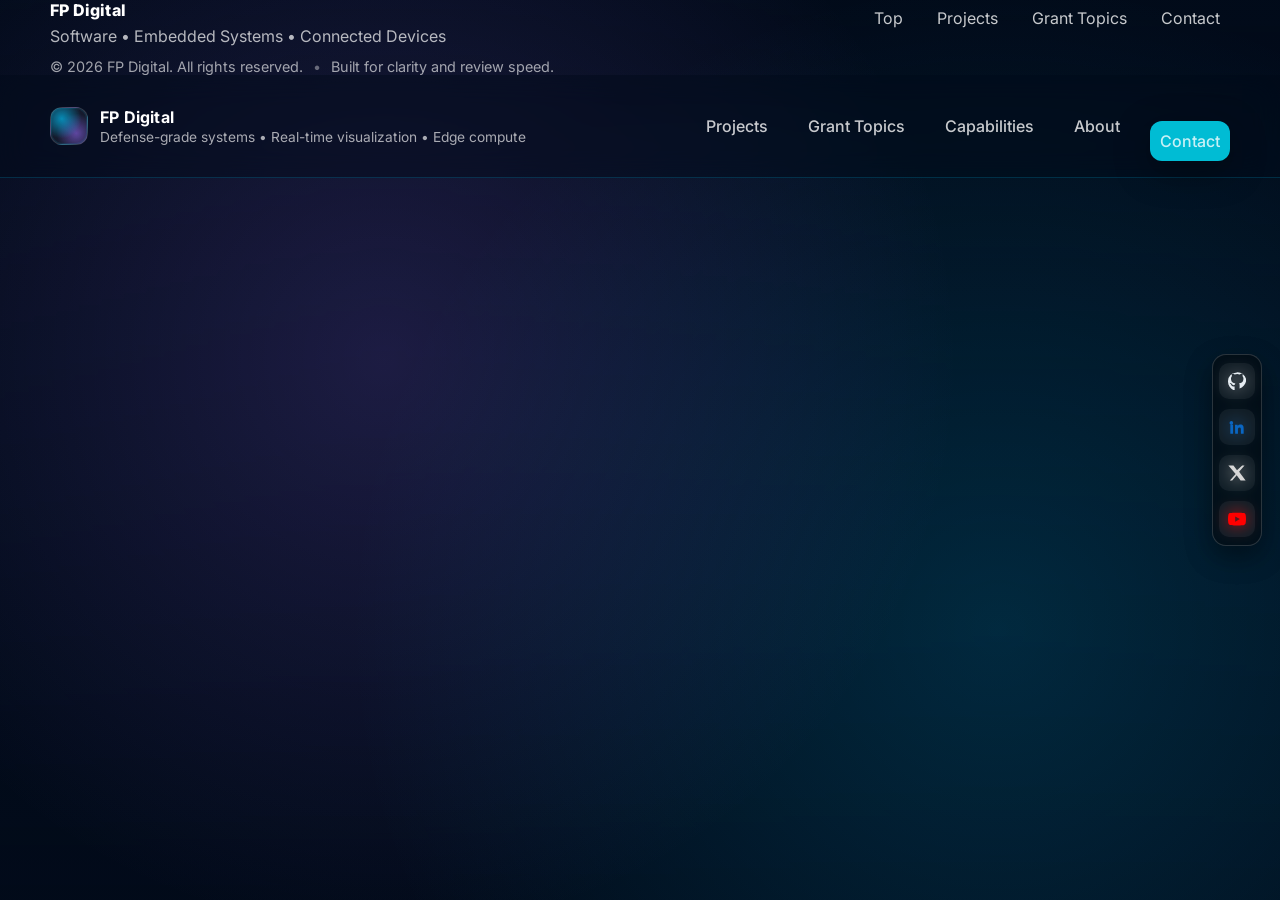
<file: Helmet.html>
<!DOCTYPE html>
<html lang="en">
<head>
  <meta charset="UTF-8" />
  <meta name="viewport" content="width=device-width, initial-scale=1.0" />
  <title>FP Digital | Defense-Grade Software & Innovation</title>

  <link rel="preconnect" href="https://fonts.googleapis.com">
  <link rel="preconnect" href="https://fonts.gstatic.com" crossorigin>
  <link href="https://fonts.googleapis.com/css2?family=Inter:wght@300;400;500;600;700&display=swap" rel="stylesheet">
  <link rel="icon" href="/favicon.ico?v=2" sizes="any">
  <link rel="shortcut icon" href="/favicon.ico?v=2">
  <link rel="icon" type="image/png" sizes="32x32" href="/favicon-32.png?v=2">
  <link rel="icon" type="image/png" sizes="16x16" href="/favicon-16.png?v=2">
  <link rel="stylesheet" href="/styles.css" />
  <base href="/" />
</head>

<body>


    <!-- Video Background (keep your file) -->
  <div class="video-bg" aria-hidden="true">
    <video autoplay muted loop playsinline preload="metadata" class="bg-video">
      <source src="/fp-digital-tech-loop.mp4" type="video/mp4">
    </video>
    <div class="video-overlay"></div>
  </div

    <footer class="footer">
     <div class="container footer-inner">
      <div class="footer-left">
        <div class="footer-brand">FP Digital</div>
        <div class="footer-sub">Software • Embedded Systems • Connected Devices</div>
      </div>
      <div class="footer-right">
        <a href="#home">Top</a>
        <a href="#projects">Projects</a>
        <a href="#topics">Grant Topics</a>
        <a href="#contact">Contact</a>
      </div>
     </div>
    </footer>

    <div class="container footer-bottom">
      <span>© 2026 FP Digital. All rights reserved.</span>
      <span class="sep">•</span>
      <span>Built for clarity and review speed.</span>
    </div>
  </footer>

  <script>
    // Mobile nav toggle
    const btn = document.querySelector('.nav-toggle');
    const nav = document.querySelector('.nav');
    if (btn && nav) {
      btn.addEventListener('click', () => {
        const open = nav.classList.toggle('is-open');
        btn.setAttribute('aria-expanded', String(open));
      });
    }

    // Topic filter
    const filters = document.querySelectorAll('.filter');
    const topics = document.querySelectorAll('.topic');
    filters.forEach(f => f.addEventListener('click', () => {
      filters.forEach(x => x.classList.remove('is-active'));
      f.classList.add('is-active');
      const key = f.dataset.filter;
      topics.forEach(t => {
        const tags = (t.dataset.tags || '');
        t.style.display = (key === 'all' || tags.includes(key)) ? '' : 'none';
      });
    }));
  </script>
  
  <div class="social-banner" aria-label="FP Digital social links">
  <a class="soc github" href="https://github.com/FpTechTeam" target="_blank" rel="noopener" aria-label="GitHub">
    <svg viewBox="0 0 24 24" class="social-icon" aria-hidden="true">
      <path d="M12 .5A12 12 0 0 0 0 12.8c0 5.6 3.7 10.3 8.9 12 0-.9-.1-3.1-.1-5.6-3.6.8-4.4-1.8-4.4-1.8a3.6 3.6 0 0 0-1.5-2c-1.3-.9.1-.9.1-.9a2.9 2.9 0 0 1 2.1 1.5 2.9 2.9 0 0 0 4 .9 2.9 2.9 0 0 1 .9-1.8c-2.9-.3-6-1.5-6-6.5a5 5 0 0 1 1.3-3.4 4.6 4.6 0 0 1 .1-3.3s1.1-.4 3.6 1.3a12.3 12.3 0 0 1 6.6 0c2.5-1.7 3.6-1.3 3.6-1.3a4.6 4.6 0 0 1 .1 3.3 5 5 0 0 1 1.3 3.4c0 5-3.1 6.2-6 6.5a3.2 3.2 0 0 1 .9 2.5c0 1.8 0 3.9-.1 4.4 5.2-1.7 8.9-6.4 8.9-12A12 12 0 0 0 12 .5Z"/>
    </svg>
  </a>

  <a class="soc linkedin" href="https://www.linkedin.com/" target="_blank" rel="noopener" aria-label="LinkedIn">
    <svg viewBox="0 0 24 24" class="social-icon" aria-hidden="true">
      <path d="M6.94 6.5A2.44 2.44 0 1 1 2.06 6.5a2.44 2.44 0 0 1 4.88 0ZM3.1 8.98h3.7V21H3.1ZM9.34 8.98h3.55v1.64h.05a3.89 3.89 0 0 1 3.5-1.92c3.75 0 4.44 2.46 4.44 5.66V21h-3.7v-5.49c0-1.31-.02-3-1.82-3-1.83 0-2.11 1.43-2.11 2.9V21h-3.7Z"/>
    </svg>
  </a>

  <a class="soc x" href="https://twitter.com/" target="_blank" rel="noopener" aria-label="X">
    <svg viewBox="0 0 24 24" class="social-icon" aria-hidden="true">
      <path d="M18.9 2H22l-7.2 8.2L23.5 22h-6.7l-5.2-6.9L5.6 22H2.5l7.7-8.8L.5 2h6.8l4.7 6.3Z"/>
    </svg>
  </a>

  <a class="soc youtube" href="https://youtube.com/" target="_blank" rel="noopener" aria-label="YouTube">
    <svg viewBox="0 0 24 24" class="social-icon" aria-hidden="true">
      <path d="M23.5 6.2a3 3 0 0 0-2.1-2.1C19.5 3.5 12 3.5 12 3.5s-7.5 0-9.4.6A3 3 0 0 0 .5 6.2 31.7 31.7 0 0 0 0 12a31.7 31.7 0 0 0 .5 5.8 3 3 0 0 0 2.1 2.1c1.9.6 9.4.6 9.4.6s7.5 0 9.4-.6a3 3 0 0 0 2.1-2.1A31.7 31.7 0 0 0 24 12a31.7 31.7 0 0 0-.5-5.8ZM9.6 15.5V8.5L15.8 12Z"/>
    </svg>
  </a>
</div>


    <!-- Top Bar -->
    <header class="topbar">
        <div class="container topbar-inner">
        <a class="brand" href="/">
            <span class="brand-mark" aria-hidden="true"></span>
            <span class="brand-text">
            <span class="brand-name">FP Digital</span>
            <span class="brand-sub">Defense-grade systems • Real-time visualization • Edge compute</span>
            </span>
        </a>

      <nav class="nav">
        <a href="projects.html">Projects</a>

        <a href="#topics">Grant Topics</a>
        <a href="#capabilities">Capabilities</a>
        <a href="#about">About</a>
        <a href="#contact" class="btn btn-primary">Contact</a>
      </nav>

      <button class="nav-toggle" aria-label="Open menu" aria-expanded="false">☰</button>
    </div>
</header>







<div class="social-banner" aria-label="FP Digital social links">
  <a class="soc github" href="https://github.com/FpTechTeam" target="_blank" rel="noopener" aria-label="GitHub">
    <svg viewBox="0 0 24 24" class="social-icon" aria-hidden="true">
      <path d="M12 .5A12 12 0 0 0 0 12.8c0 5.6 3.7 10.3 8.9 12 0-.9-.1-3.1-.1-5.6-3.6.8-4.4-1.8-4.4-1.8a3.6 3.6 0 0 0-1.5-2c-1.3-.9.1-.9.1-.9a2.9 2.9 0 0 1 2.1 1.5 2.9 2.9 0 0 0 4 .9 2.9 2.9 0 0 1 .9-1.8c-2.9-.3-6-1.5-6-6.5a5 5 0 0 1 1.3-3.4 4.6 4.6 0 0 1 .1-3.3s1.1-.4 3.6 1.3a12.3 12.3 0 0 1 6.6 0c2.5-1.7 3.6-1.3 3.6-1.3a4.6 4.6 0 0 1 .1 3.3 5 5 0 0 1 1.3 3.4c0 5-3.1 6.2-6 6.5a3.2 3.2 0 0 1 .9 2.5c0 1.8 0 3.9-.1 4.4 5.2-1.7 8.9-6.4 8.9-12A12 12 0 0 0 12 .5Z"/>
    </svg>
  </a>

  <a class="soc linkedin" href="https://www.linkedin.com/" target="_blank" rel="noopener" aria-label="LinkedIn">
    <svg viewBox="0 0 24 24" class="social-icon" aria-hidden="true">
      <path d="M6.94 6.5A2.44 2.44 0 1 1 2.06 6.5a2.44 2.44 0 0 1 4.88 0ZM3.1 8.98h3.7V21H3.1ZM9.34 8.98h3.55v1.64h.05a3.89 3.89 0 0 1 3.5-1.92c3.75 0 4.44 2.46 4.44 5.66V21h-3.7v-5.49c0-1.31-.02-3-1.82-3-1.83 0-2.11 1.43-2.11 2.9V21h-3.7Z"/>
    </svg>
  </a>

  <a class="soc x" href="https://twitter.com/" target="_blank" rel="noopener" aria-label="X">
    <svg viewBox="0 0 24 24" class="social-icon" aria-hidden="true">
      <path d="M18.9 2H22l-7.2 8.2L23.5 22h-6.7l-5.2-6.9L5.6 22H2.5l7.7-8.8L.5 2h6.8l4.7 6.3Z"/>
    </svg>
  </a>

  <a class="soc youtube" href="https://youtube.com/" target="_blank" rel="noopener" aria-label="YouTube">
    <svg viewBox="0 0 24 24" class="social-icon" aria-hidden="true">
      <path d="M23.5 6.2a3 3 0 0 0-2.1-2.1C19.5 3.5 12 3.5 12 3.5s-7.5 0-9.4.6A3 3 0 0 0 .5 6.2 31.7 31.7 0 0 0 0 12a31.7 31.7 0 0 0 .5 5.8 3 3 0 0 0 2.1 2.1c1.9.6 9.4.6 9.4.6s7.5 0 9.4-.6a3 3 0 0 0 2.1-2.1A31.7 31.7 0 0 0 24 12a31.7 31.7 0 0 0-.5-5.8ZM9.6 15.5V8.5L15.8 12Z"/>
    </svg>  
  </a>
</div>
</file>
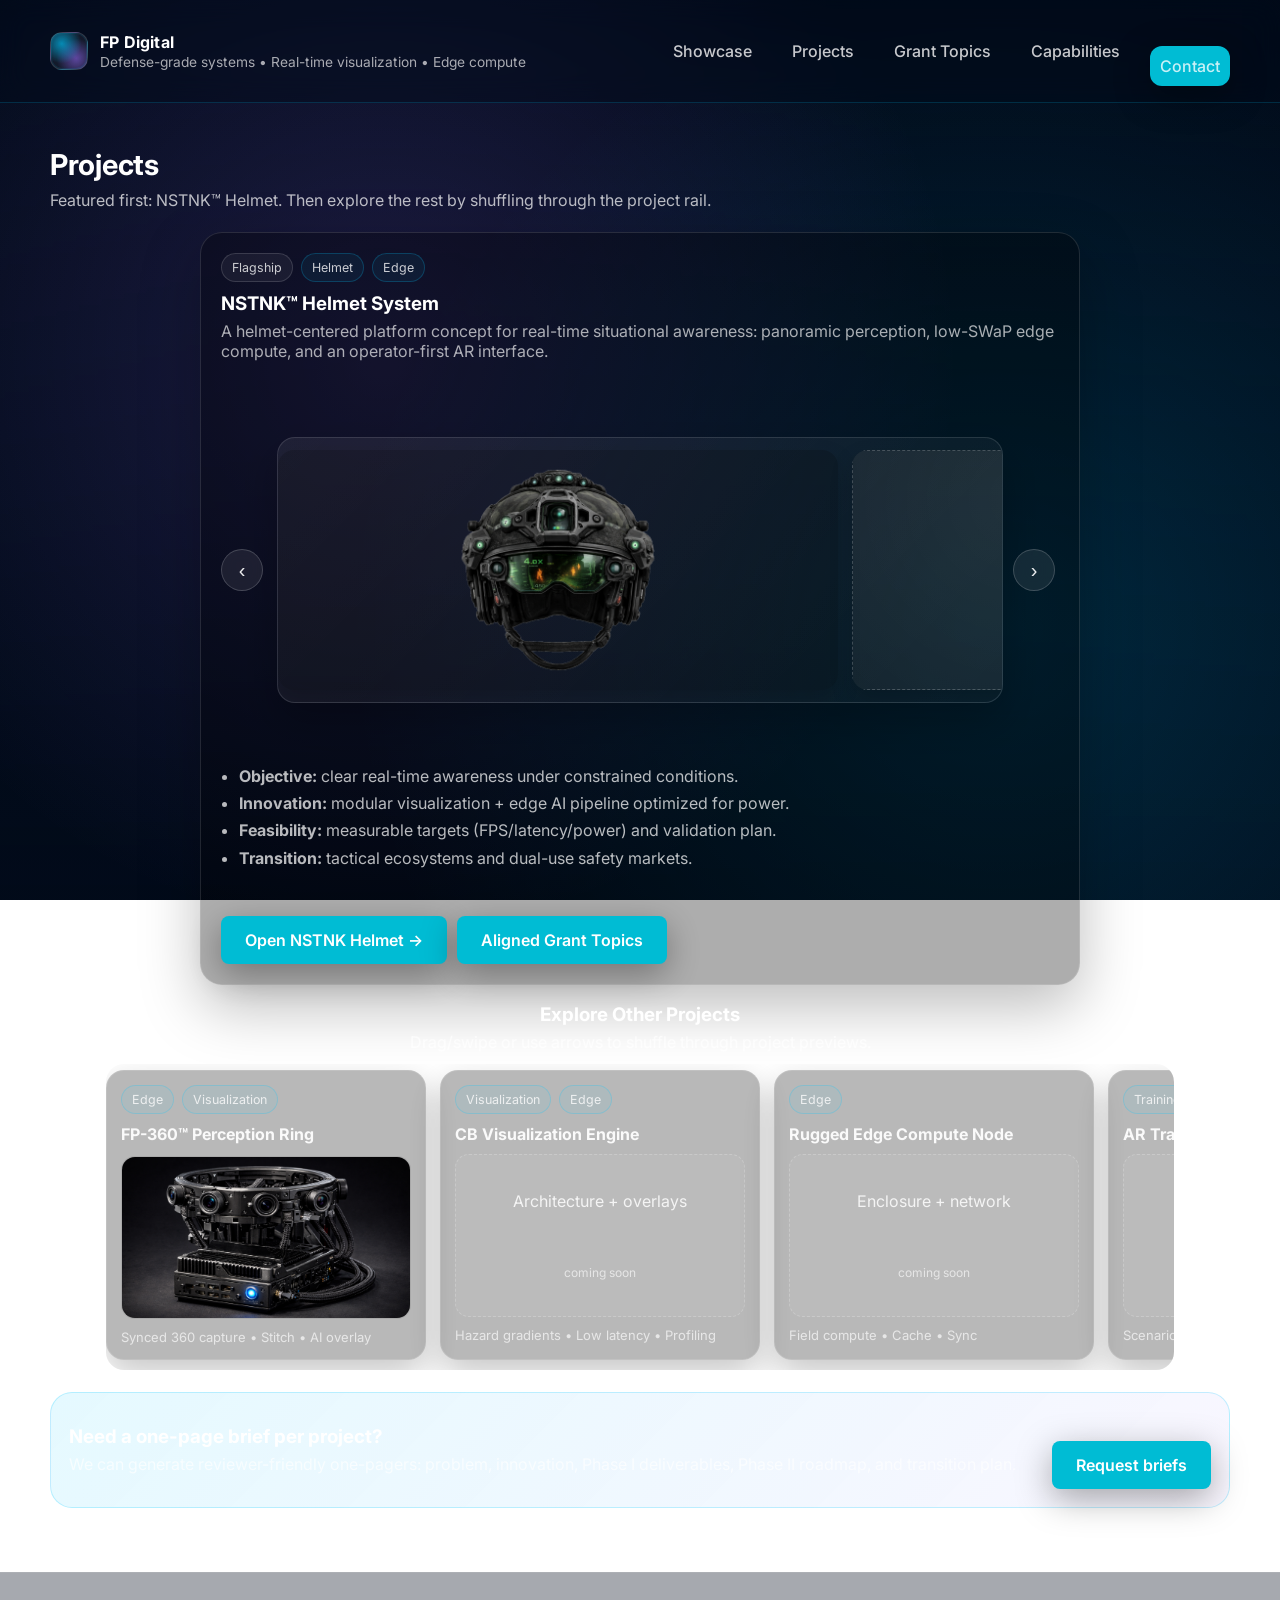
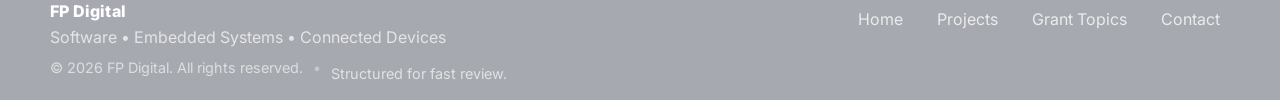
<file: projects.html>
<!DOCTYPE html>
<html lang="en">
<head>
  <meta charset="UTF-8" />
  <meta name="viewport" content="width=device-width, initial-scale=1.0" />
  <title>FP Digital | Projects</title>

  <link rel="preconnect" href="https://fonts.googleapis.com">
  <link rel="preconnect" href="https://fonts.gstatic.com" crossorigin>
  <link href="https://fonts.googleapis.com/css2?family=Inter:wght@300;400;500;600;700&display=swap" rel="stylesheet">
  <link rel="icon" href="/favicon.ico?v=2" sizes="any">
  <link rel="shortcut icon" href="/favicon.ico?v=2">
  <link rel="icon" type="image/png" sizes="32x32" href="/favicon-32.png?v=2">
  <link rel="icon" type="image/png" sizes="16x16" href="/favicon-16.png?v=2">
  <link rel="stylesheet" href="/styles.css" />
  <base href="/" />
  <script src="auth.js"></script>
  <script src="https://identity.netlify.com/v1/netlify-identity-widget.js"></script>
  <!-- Global site styles -->
  <link rel="stylesheet" href="/styles.css" />
  <!-- Projects-only styles -->
  <link rel="stylesheet" href="/projects.css" />
</head>

<body>
  <!-- Video Background -->
  <div class="video-bg" aria-hidden="true">
    <video autoplay muted loop playsinline preload="metadata" class="bg-video">
      <source src="/bckgupdate.mp4" type="video/mp4">
    </video>
    <div class="video-overlay"></div>
  </div>

  <!-- Top Bar -->
  <header class="topbar">
    <div class="container topbar-inner">
      <a class="brand" href="/">
        <span class="brand-mark" aria-hidden="true"></span>
        <span class="brand-text">
          <span class="brand-name">FP Digital</span>
          <span class="brand-sub">Defense-grade systems • Real-time visualization • Edge compute</span>
        </span>
      </a>

      <nav class="nav" id="siteNav">
        <a href="/#projects">Showcase</a>
        <a href="/projects.html" class="is-current">Projects</a>
        <a href="/#topics">Grant Topics</a>
        <a href="/#capabilities">Capabilities</a>
        <a href="/#contact" class="btn btn-primary">Contact</a>
      </nav>

      <button class="nav-toggle" aria-label="Open menu" aria-expanded="false" aria-controls="siteNav">☰</button>
    </div>
  </header>

  <main>
    <section class="section" style="padding-top: 44px;">
      <div class="container">

        <div class="section-head">
          <div>
            <h2>Projects</h2>
            <p class="muted">
              Featured first: NSTNK™ Helmet. Then explore the rest by shuffling through the project rail.
            </p>
          </div>
        </div>

        <!-- ===========================
             FEATURED: HELMET (TOP CENTER)
        ============================ -->
        <section class="featured" aria-label="Featured project">
          <article class="featured-card">
            <div class="featured-top">
              <span class="chip">Flagship</span>
              <span class="chip chip-soft">Helmet</span>
              <span class="chip chip-soft">Edge</span>
            </div>

            <div class="featured-title">
              <h3>NSTNK™ Helmet System</h3>
              <span class="status-dot" title="In development"></span>
            </div>

            <p class="muted">
              A helmet-centered platform concept for real-time situational awareness: panoramic perception,
              low-SWaP edge compute, and an operator-first AR interface.
            </p>

            <!-- Hero carousel -->
            <div class="carousel hero" data-visible="1" aria-label="NSTNK Helmet preview">
              <button class="car-btn prev" type="button" aria-label="Previous slides">‹</button>

              <div class="car-viewport">
                <div class="car-track">
                  <div class="car-slide fit">
                    <img src="/images/NSTNK_helmet_2100x900.png" alt="NSTNK Helmet hero render" loading="lazy">
                  </div>

                  <div class="car-slide">
                    <div class="car-ph">
                      Prototype overlay
                      <span class="car-ph-sub">coming soon</span>
                    </div>
                  </div>

                  <div class="car-slide">
                    <div class="car-ph">
                      Prototype photos
                      <span class="car-ph-sub">coming soon</span>
                    </div>
                  </div>
                </div>
              </div>

              <button class="car-btn next" type="button" aria-label="Next slides">›</button>
              <div class="car-dots" aria-hidden="true"></div>
            </div>

            <ul class="bullets">
              <li><strong>Objective:</strong> clear real-time awareness under constrained conditions.</li>
              <li><strong>Innovation:</strong> modular visualization + edge AI pipeline optimized for power.</li>
              <li><strong>Feasibility:</strong> measurable targets (FPS/latency/power) and validation plan.</li>
              <li><strong>Transition:</strong> tactical ecosystems and dual-use safety markets.</li>
            </ul>

            <div class="featured-actions">
              <a class="btn btn-primary" href="/helmet.html">Open NSTNK Helmet →</a>
              <a class="btn" href="/#topics">Aligned Grant Topics</a>
            </div>
          </article>
        </section>

        <!-- ===========================
             PROJECT RAIL: OTHERS UNDER HELMET
        ============================ -->
        <section class="project-rail" aria-label="Other projects">
          <div class="rail-head">
            <h3>Explore Other Projects</h3>
            <p class="muted">Drag/swipe or use arrows to shuffle through project previews.</p>
          </div>

          <div class="rail">
            <button class="rail-btn prev" type="button" aria-label="Previous projects">‹</button>

            <div class="rail-viewport">
              <div class="rail-track">

                <!-- FP-360 (now rotates prototype images) -->
                <a class="rail-card" href="/projects.html#fp360" id="fp360">
                  <div class="rail-card-top">
                    <span class="chip chip-soft">Edge</span>
                    <span class="chip chip-soft">Visualization</span>
                  </div>
                  <div class="rail-card-title">
                    <span class="rail-name">FP-360™ Perception Ring</span>
                  </div>

                  <!-- Mini carousel inside the rail card -->
                  <div class="mini" data-mini>
                    <img class="mini-img is-active" src="/images/360_degree_AI_camera.png" alt="FP-360 concept" loading="lazy">
                    <img class="mini-img" src="/images/fp360_proto_lab.png" alt="FP-360 lab prototype" loading="lazy">
                    <img class="mini-img" src="/images/fp360_proto_field.png" alt="FP-360 field prototype" loading="lazy">
                  </div>

                  <div class="rail-meta muted">Synced 360 capture • Stitch • AI overlay</div>
                </a>

                <!-- CB Engine -->
                <a class="rail-card" href="/projects.html#engine" id="engine">
                  <div class="rail-card-top">
                    <span class="chip chip-soft">Visualization</span>
                    <span class="chip chip-soft">Edge</span>
                  </div>
                  <div class="rail-card-title">
                    <span class="rail-name">CB Visualization Engine</span>
                  </div>
                  <div class="rail-thumb">
                    <div class="rail-ph">
                      Architecture + overlays
                      <span class="rail-ph-sub">coming soon</span>
                    </div>
                  </div>
                  <div class="rail-meta muted">Hazard gradients • Low latency • Profiling</div>
                </a>

                <!-- Edge Node -->
                <a class="rail-card" href="/projects.html#edgenode" id="edgenode">
                  <div class="rail-card-top">
                    <span class="chip chip-soft">Edge</span>
                  </div>
                  <div class="rail-card-title">
                    <span class="rail-name">Rugged Edge Compute Node</span>
                  </div>
                  <div class="rail-thumb">
                    <div class="rail-ph">
                      Enclosure + network
                      <span class="rail-ph-sub">coming soon</span>
                    </div>
                  </div>
                  <div class="rail-meta muted">Field compute • Cache • Sync</div>
                </a>

                <!-- Training -->
                <a class="rail-card" href="/projects.html#training" id="training">
                  <div class="rail-card-top">
                    <span class="chip chip-soft">Training</span>
                    <span class="chip chip-soft">Visualization</span>
                  </div>
                  <div class="rail-card-title">
                    <span class="rail-name">AR Training Layer</span>
                  </div>
                  <div class="rail-thumb">
                    <div class="rail-ph">
                      HUD + scenarios
                      <span class="rail-ph-sub">coming soon</span>
                    </div>
                  </div>
                  <div class="rail-meta muted">Scenario rehearsal • UX testing • Shared logic</div>
                </a>

              </div>
            </div>

            <button class="rail-btn next" type="button" aria-label="Next projects">›</button>
          </div>
        </section>

        <div class="callout" style="margin-top: 22px;">
          <div>
            <h3>Need a one-page brief per project?</h3>
            <p class="muted">
              We can generate reviewer-friendly one-pagers: problem, innovation, Phase I deliverables, Phase II roadmap,
              and transition plan.
            </p>
          </div>
          <a class="btn btn-primary" href="mailto:info@fpdigitalteam.com">Request briefs</a>
        </div>

      </div>
    </section>
  </main>

  <!-- Footer -->
  <footer class="footer">
    <div class="container footer-inner">
      <div class="footer-left">
        <div class="footer-brand">FP Digital</div>
        <div class="footer-sub">Software • Embedded Systems • Connected Devices</div>
      </div>
      <div class="footer-right">
        <a href="/">Home</a>
        <a href="/projects.html">Projects</a>
        <a href="/#topics">Grant Topics</a>
        <a href="/#contact">Contact</a>
      </div>
    </div>
    <div class="container footer-bottom">
      <span>© 2026 FP Digital. All rights reserved.</span>
      <span class="sep">•</span>
      <span class="muted">Structured for fast review.</span>
    </div>
  </footer>

  <script>
    // Mobile nav toggle
    const navBtn = document.querySelector('.nav-toggle');
    const nav = document.querySelector('.nav');
    if (navBtn && nav) {
      navBtn.addEventListener('click', () => {
        const open = nav.classList.toggle('is-open');
        navBtn.setAttribute('aria-expanded', String(open));
      });
    }

    // Drag-to-scroll helper
    function enableDragScroll(track){
      let isDown = false, startX = 0, startLeft = 0, moved = false;

      track.addEventListener('pointerdown', (e) => {
        isDown = true; moved = false;
        startX = e.clientX;
        startLeft = track.scrollLeft;
        track.classList.add('is-dragging');
        track.setPointerCapture(e.pointerId);
      });

      track.addEventListener('pointermove', (e) => {
        if (!isDown) return;
        const dx = e.clientX - startX;
        if (Math.abs(dx) > 3) moved = true;
        track.scrollLeft = startLeft - dx;
      });

      track.addEventListener('pointerup', () => {
        isDown = false;
        track.classList.remove('is-dragging');
      });

      track.addEventListener('click', (e) => {
        if (moved) e.preventDefault();
      }, true);
    }

    // Premium carousel init (dots + active slide + prev/next)
    function initCarousel(carousel){
      const track = carousel.querySelector('.car-track');
      const prev = carousel.querySelector('.car-btn.prev');
      const next = carousel.querySelector('.car-btn.next');
      const dotsWrap = carousel.querySelector('.car-dots');
      const slides = Array.from(carousel.querySelectorAll('.car-slide'));
      if (!track || slides.length === 0) return;

      carousel.dataset.index = "0";

      if (dotsWrap){
        dotsWrap.innerHTML = "";
        slides.forEach((_, i) => {
          const d = document.createElement('button');
          d.type = "button";
          d.className = "car-dot" + (i === 0 ? " is-active" : "");
          d.setAttribute('aria-label', `Go to slide ${i + 1}`);
          d.addEventListener('click', () => scrollTo(i));
          dotsWrap.appendChild(d);
        });
      }

      function updateActive(){
        const trackRect = track.getBoundingClientRect();
        let best = 0, bestDist = Infinity;
        slides.forEach((s, i) => {
          const r = s.getBoundingClientRect();
          const dist = Math.abs(r.left - trackRect.left);
          if (dist < bestDist){ bestDist = dist; best = i; }
        });

        slides.forEach((s, i) => s.classList.toggle('is-active', i === best));
        if (dotsWrap){
          Array.from(dotsWrap.children).forEach((d, i) => d.classList.toggle('is-active', i === best));
        }
        carousel.dataset.index = String(best);
      }

      function scrollTo(i){
        const idx = Math.max(0, Math.min(i, slides.length - 1));
        track.scrollTo({ left: slides[idx].offsetLeft - 12, behavior: 'smooth' });
      }

      function move(dir){
        const cur = parseInt(carousel.dataset.index || "0", 10);
        const nextIdx = (cur + dir + slides.length) % slides.length;
        scrollTo(nextIdx);
      }

      if (prev) prev.addEventListener('click', () => move(-1));
      if (next) next.addEventListener('click', () => move(1));

      enableDragScroll(track);

      track.addEventListener('scroll', () => {
        if (track._raf) cancelAnimationFrame(track._raf);
        track._raf = requestAnimationFrame(updateActive);
      }, { passive: true });

      updateActive();
    }

    document.querySelectorAll('.carousel').forEach(initCarousel);

    // Rail controls
    (function initRail(){
      const track = document.querySelector('.rail-track');
      const prev = document.querySelector('.rail-btn.prev');
      const next = document.querySelector('.rail-btn.next');
      if (!track) return;

      enableDragScroll(track);

      function scrollByCards(dir){
        const card = track.querySelector('.rail-card');
        const step = card ? (card.clientWidth + 14) : 320;
        track.scrollBy({ left: dir * step, behavior: 'smooth' });
      }

      if (prev) prev.addEventListener('click', () => scrollByCards(-1));
      if (next) next.addEventListener('click', () => scrollByCards(1));
    })();

    <!-- Social Media Banner -->
<div class="social-banner" aria-label="FP Digital social links">
  <a href="https://www.linkedin.com/" target="_blank" rel="noopener" aria-label="LinkedIn">
    <svg viewBox="0 0 24 24" class="social-icon">
      <path d="M6.94 6.5A2.44 2.44 0 1 1 2.06 6.5a2.44 2.44 0 0 1 4.88 0ZM3.1 8.98h3.7V21H3.1ZM9.34 8.98h3.55v1.64h.05a3.89 3.89 0 0 1 3.5-1.92c3.75 0 4.44 2.46 4.44 5.66V21h-3.7v-5.49c0-1.31-.02-3-1.82-3-1.83 0-2.11 1.43-2.11 2.9V21h-3.7Z"/>
    </svg>
  </a>

  <a href="https://twitter.com/" target="_blank" rel="noopener" aria-label="X">
    <svg viewBox="0 0 24 24" class="social-icon">
      <path d="M18.9 2H22l-7.2 8.2L23.5 22h-6.7l-5.2-6.9L5.6 22H2.5l7.7-8.8L.5 2h6.8l4.7 6.3Z"/>
    </svg>
  </a>

  <a href="https://youtube.com/" target="_blank" rel="noopener" aria-label="YouTube">
    <svg viewBox="0 0 24 24" class="social-icon">
      <path d="M23.5 6.2a3 3 0 0 0-2.1-2.1C19.5 3.5 12 3.5 12 3.5s-7.5 0-9.4.6A3 3 0 0 0 .5 6.2 31.7 31.7 0 0 0 0 12a31.7 31.7 0 0 0 .5 5.8 3 3 0 0 0 2.1 2.1c1.9.6 9.4.6 9.4.6s7.5 0 9.4-.6a3 3 0 0 0 2.1-2.1A31.7 31.7 0 0 0 24 12a31.7 31.7 0 0 0-.5-5.8ZM9.6 15.5V8.5L15.8 12Z"/>
    </svg>
  </a>

  <a href="https://github.com/FpTechTeam" target="_blank" rel="noopener" aria-label="GitHub">
    <svg viewBox="0 0 24 24" class="social-icon">
      <path d="M12 .5A12 12 0 0 0 0 12.8c0 5.6 3.7 10.3 8.9 12 0-.9-.1-3.1-.1-5.6-3.6.8-4.4-1.8-4.4-1.8a3.6 3.6 0 0 0-1.5-2c-1.3-.9.1-.9.1-.9a2.9 2.9 0 0 1 2.1 1.5 2.9 2.9 0 0 0 4 .9 2.9 2.9 0 0 1 .9-1.8c-2.9-.3-6-1.5-6-6.5a5 5 0 0 1 1.3-3.4 4.6 4.6 0 0 1 .1-3.3s1.1-.4 3.6 1.3a12.3 12.3 0 0 1 6.6 0c2.5-1.7 3.6-1.3 3.6-1.3a4.6 4.6 0 0 1 .1 3.3 5 5 0 0 1 1.3 3.4c0 5-3.1 6.2-6 6.5a3.2 3.2 0 0 1 .9 2.5c0 1.8 0 3.9-.1 4.4 5.2-1.7 8.9-6.4 8.9-12A12 12 0 0 0 12 .5Z"/>
    </svg>
  </a>
</div>


    // Mini image rotator inside FP-360 rail card
    (function initMiniRotators(){
      const minis = document.querySelectorAll('[data-mini]');
      minis.forEach(mini => {
        const imgs = Array.from(mini.querySelectorAll('.mini-img'));
        if (imgs.length < 2) return;
        let i = 0;
        setInterval(() => {
          imgs[i].classList.remove('is-active');
          i = (i + 1) % imgs.length;
          imgs[i].classList.add('is-active');
        }, 2200);
      });
    })();
  </script>
</body>
</html>
</file>
<file: styles.css>
:root{
  --bg:#020b1a;
  --panel: rgba(255,255,255,.08);
  --panel2: rgba(255,255,255,.06);
  --stroke: rgba(0,200,255,.30);
  --stroke2: rgba(160,120,255,.24);
  --text:#ffffff;
  --muted: rgba(255,255,255,.72);
  --soft: rgba(255,255,255,.12);

  --cyan:#00c8ff;
  --blue:#4aa3ff;
  --violet:#9a6cff;

  --radius: 18px;
  --shadow: 0 18px 60px rgba(0,0,0,.40);
  --shadow2: 0 10px 35px rgba(0,0,0,.34);
  --max: 1180px;
}

*{ box-sizing:border-box; margin:0; padding:0; }
html{ scroll-behavior:smooth; }
body{
  font-family: Inter, system-ui, -apple-system, Segoe UI, Roboto, Arial, sans-serif;
  color: var(--text);
  background: transparent;
  overflow-x:hidden;
}

a{ color: inherit; text-decoration:none; }
.container{ width: min(var(--max), calc(100% - 48px)); margin: 0 auto; }

/* ===== Video Background ===== */
.video-bg{
  position: fixed;
  inset:0;
  z-index:-2;
  overflow:hidden;
  background: var(--bg);
}
.bg-video{
  position:absolute;
  inset:0;
  width:100%;
  height:100%;
  object-fit:cover;
  transform: translateZ(0);
  filter: saturate(1.10) contrast(1.06) brightness(.92);
}
.video-overlay{
  position:absolute;
  inset:0;
  z-index:1;
  pointer-events:none;
  background:
    radial-gradient(circle at 30% 40%, rgba(154,108,255,.18), transparent 55%),
    radial-gradient(circle at 78% 70%, rgba(0,200,255,.16), transparent 55%),
    linear-gradient(to bottom, rgba(2,11,26,.25), rgba(2,11,26,.86));
}

/* ===== Topbar ===== */
.topbar{
  position: sticky;
  top:0;
  z-index: 20;
  backdrop-filter: blur(14px);
  background: rgba(2,11,26,.42);
  border-bottom: 1px solid rgba(0,200,255,.18);
}
.topbar-inner{
  display:flex;
  align-items:center;
  justify-content:space-between;
  padding: 16px 0;
}
.brand{
  display:flex;
  gap:12px;
  align-items:center;
}
.brand-mark{
  width: 38px;
  height: 38px;
  border-radius: 12px;
  background:
    radial-gradient(circle at 30% 30%, rgba(0,200,255,.65), transparent 55%),
    radial-gradient(circle at 70% 70%, rgba(154,108,255,.55), transparent 55%),
    rgba(255,255,255,.06);
  border: 1px solid rgba(255,255,255,.14);
  box-shadow: 0 0 0 1px rgba(0,200,255,.10) inset;
}
.brand-name{ font-weight: 700; letter-spacing:.2px; }
.brand-sub{
  display:block;
  font-size:.86rem;
  color: rgba(255,255,255,.65);
  margin-top:2px;
}
.nav{
  display:flex;
  gap: 20px;
  align-items:center;
}
.nav a{
  color: rgba(255,255,255,.78);
  font-weight: 500;
  padding: 10px 10px;
  border-radius: 12px;
}
.nav a:hover{
  background: rgba(255,255,255,.06);
  color: #fff;
}
.nav-toggle{
  display:none;
  border: 1px solid rgba(255,255,255,.16);
  background: rgba(255,255,255,.06);
  color:#fff;
  border-radius: 12px;
  padding: 10px 12px;
}

/* ===== Buttons ===== */
.btn{
  display:inline-flex;
  align-items:center;
  justify-content:center;
  gap:10px;
  padding: 12px 16px;
  border-radius: 14px;
  border: 1px solid rgba(255,255,255,.14);
  background: rgba(255,255,255,.06);
  color:#fff;
  font-weight: 600;
  box-shadow: var(--shadow2);
}
.btn:hover{ transform: translateY(-1px); }
.btn-primary{
  border-color: rgba(0,200,255,.35);
  background: linear-gradient(135deg, rgba(0,200,255,.22), rgba(154,108,255,.14));
}
.btn-ghost{
  background: rgba(255,255,255,.04);
}

/* ===== Hero ===== */
.hero{
  padding: 64px 0 36px;
}
.hero-grid{
  display:grid;
  grid-template-columns: 1.35fr .9fr;
  gap: 26px;
  align-items: start;
}
.pill{
  display:inline-flex;
  align-items:center;
  gap:10px;
  padding: 10px 12px;
  border-radius: 999px;
  border: 1px solid rgba(255,255,255,.16);
  background: rgba(255,255,255,.05);
  color: rgba(255,255,255,.82);
  margin-bottom: 16px;
}
.pill .dot{
  width: 8px; height:8px; border-radius: 50%;
  background: var(--cyan);
  box-shadow: 0 0 20px rgba(0,200,255,.55);
}
h1{
  font-size: clamp(2.0rem, 3.4vw, 3.2rem);
  line-height: 1.10;
  letter-spacing: -.5px;
}
.h1-accent{
  display:block;
  margin-top: 10px;
  color: rgba(255,255,255,.86);
}
.lead{
  margin-top: 14px;
  font-size: 1.05rem;
  color: rgba(255,255,255,.76);
  line-height: 1.7;
  max-width: 60ch;
}
.hero-actions{
  display:flex;
  gap: 12px;
  margin-top: 20px;
  flex-wrap: wrap;
}
.hero-metrics{
  display:grid;
  grid-template-columns: repeat(3, minmax(0, 1fr));
  gap: 12px;
  margin-top: 26px;
}
.metric{
  padding: 14px 14px;
  border-radius: var(--radius);
  background: rgba(255,255,255,.05);
  border: 1px solid rgba(255,255,255,.12);
}
.metric-k{ color: rgba(255,255,255,.72); font-weight: 600; font-size: .9rem; }
.metric-v{ margin-top: 4px; font-weight: 700; }

/* ===== Quick Access ===== */
.quick{
  border-radius: 22px;
  background: rgba(255,255,255,.06);
  border: 1px solid rgba(255,255,255,.14);
  box-shadow: var(--shadow);
  overflow:hidden;
}
.quick-head{
  display:flex;
  align-items:flex-start;
  justify-content:space-between;
  padding: 18px 18px 14px;
  border-bottom: 1px solid rgba(255,255,255,.12);
}
.quick-head h2{ font-size: 1.05rem; }
.quick-head p{ margin-top: 6px; color: rgba(255,255,255,.68); font-size: .92rem; }
.badge{
  font-size: .78rem;
  color: rgba(255,255,255,.78);
  border: 1px solid rgba(0,200,255,.22);
  padding: 6px 10px;
  border-radius: 999px;
  background: rgba(0,200,255,.06);
}
.quick-block{ padding: 14px 18px; }
.quick-block + .quick-block{ border-top: 1px solid rgba(255,255,255,.10); }
.quick-block h3{ font-size: .92rem; color: rgba(255,255,255,.82); margin-bottom: 10px; }
.quick-tags{ display:flex; flex-wrap: wrap; gap: 8px; }
.tag{
  font-size: .82rem;
  padding: 8px 10px;
  border-radius: 999px;
  background: rgba(255,255,255,.05);
  border: 1px solid rgba(255,255,255,.12);
  color: rgba(255,255,255,.80);
}
.quick-links{ display:flex; flex-direction: column; gap: 8px; }
.quick-links a{
  display:flex;
  justify-content: space-between;
  align-items:center;
  padding: 10px 12px;
  border-radius: 14px;
  background: rgba(255,255,255,.04);
  border: 1px solid rgba(255,255,255,.10);
  color: rgba(255,255,255,.86);
}
.quick-links a:hover{
  border-color: rgba(0,200,255,.26);
  background: rgba(0,200,255,.06);
}
.quick-quote{ color: rgba(255,255,255,.74); line-height: 1.6; }

/* ===== Trust strip ===== */
.hero-footer{ margin-top: 22px; }
.trust{
  display:flex;
  flex-wrap: wrap;
  gap: 10px;
  align-items:center;
  padding: 14px 16px;
  border-radius: 18px;
  background: rgba(255,255,255,.04);
  border: 1px solid rgba(255,255,255,.10);
}
.trust-label{ color: rgba(255,255,255,.70); font-weight:600; margin-right: 4px; }
.trust-item{
  padding: 8px 10px;
  border-radius: 999px;
  border: 1px solid rgba(255,255,255,.10);
  background: rgba(255,255,255,.03);
  color: rgba(255,255,255,.78);
}

/* ===== Sections ===== */
.section{ padding: 64px 0; }
.section-alt{
  background: rgba(255,255,255,.03);
  border-top: 1px solid rgba(255,255,255,.08);
  border-bottom: 1px solid rgba(255,255,255,.08);
}
.section-head{
  display:flex;
  gap: 16px;
  justify-content: space-between;
  align-items: end;
  margin-bottom: 22px;
}
.section-head h2{
  font-size: 1.8rem;
  letter-spacing: -.3px;
}
.section-head p{ color: rgba(255,255,255,.72); margin-top: 8px; max-width: 70ch; }

/* ===== Cards ===== */
.grid{ display:grid; gap: 14px; }
.cards{ grid-template-columns: repeat(3, minmax(0, 1fr)); }
.card{
  border-radius: 20px;
  background: rgba(255,255,255,.06);
  border: 1px solid rgba(255,255,255,.12);
  padding: 18px;
  box-shadow: var(--shadow2);
}
.card:hover{ border-color: rgba(0,200,255,.26); }
.card-top{ display:flex; gap:8px; margin-bottom: 10px; }
.chip{
  font-size: .78rem;
  padding: 6px 10px;
  border-radius: 999px;
  border: 1px solid rgba(255,255,255,.14);
  background: rgba(255,255,255,.05);
  color: rgba(255,255,255,.78);
}
.chip-soft{ border-color: rgba(0,200,255,.22); background: rgba(0,200,255,.06); }
.card h3{ font-size: 1.08rem; }
.card p{ color: rgba(255,255,255,.74); margin-top: 10px; line-height: 1.6; }
.bullets{ margin-top: 12px; padding-left: 18px; color: rgba(255,255,255,.72); line-height: 1.7; }
.card-actions{ margin-top: 12px; }
.link{ color: rgba(0,200,255,.92); font-weight: 600; }
.link:hover{ text-decoration: underline; }

/* ===== Callout ===== */
.callout{
  margin-top: 18px;
  padding: 18px;
  border-radius: 22px;
  border: 1px solid rgba(0,200,255,.22);
  background: linear-gradient(135deg, rgba(0,200,255,.10), rgba(154,108,255,.06));
  display:flex;
  justify-content: space-between;
  align-items: center;
  gap: 18px;
}

/* ===== Topic briefs ===== */
.filters{ display:flex; gap: 8px; flex-wrap: wrap; }
.filter{
  padding: 10px 12px;
  border-radius: 999px;
  border: 1px solid rgba(255,255,255,.14);
  background: rgba(255,255,255,.04);
  color: rgba(255,255,255,.80);
  font-weight: 600;
}
.filter.is-active{
  border-color: rgba(0,200,255,.35);
  background: rgba(0,200,255,.08);
}
.stack{ display:flex; flex-direction: column; gap: 14px; }
.topic{
  border-radius: 22px;
  background: rgba(255,255,255,.06);
  border: 1px solid rgba(255,255,255,.12);
  padding: 18px;
}
.topic-head{
  display:flex;
  justify-content: space-between;
  gap: 12px;
  align-items: start;
  margin-bottom: 14px;
}
.topic-head h3{ font-size: 1.12rem; }
.muted{ color: rgba(255,255,255,.66); margin-top: 6px; }
.topic-badges{ display:flex; gap: 8px; flex-wrap: wrap; }
.topic-grid{
  display:grid;
  grid-template-columns: repeat(4, minmax(0, 1fr));
  gap: 12px;
}
.topic-col{
  border-radius: 18px;
  background: rgba(255,255,255,.04);
  border: 1px solid rgba(255,255,255,.10);
  padding: 14px;
}
.topic-col h4{
  font-size: .95rem;
  margin-bottom: 8px;
  color: rgba(255,255,255,.86);
}
.topic-col p{ color: rgba(255,255,255,.74); line-height: 1.6; }

/* ===== Pillars ===== */
.pillars{ grid-template-columns: repeat(4, minmax(0, 1fr)); }
.pillar{
  border-radius: 20px;
  padding: 18px;
  background: rgba(255,255,255,.06);
  border: 1px solid rgba(255,255,255,.12);
}
.pillar h3{ font-size: 1.05rem; }
.pillar p{ margin-top: 10px; color: rgba(255,255,255,.74); line-height: 1.6; }
.mini{ margin-top: 12px; font-size: .88rem; color: rgba(255,255,255,.66); }

/* ===== Timeline ===== */
.timeline{
  display:grid;
  grid-template-columns: repeat(3, minmax(0, 1fr));
  gap: 14px;
}
.titem{
  border-radius: 22px;
  background: rgba(255,255,255,.06);
  border: 1px solid rgba(255,255,255,.12);
  padding: 18px;
}
.tcap{
  display:inline-block;
  font-size: .78rem;
  padding: 6px 10px;
  border-radius: 999px;
  border: 1px solid rgba(154,108,255,.25);
  background: rgba(154,108,255,.08);
  color: rgba(255,255,255,.82);
  margin-bottom: 10px;
}
.titem h3{ font-size: 1.08rem; }
.titem p{ margin-top: 8px; color: rgba(255,255,255,.74); line-height: 1.6; }

/* ===== About panels ===== */
.about{ grid-template-columns: repeat(3, minmax(0, 1fr)); }
.panel{
  border-radius: 22px;
  background: rgba(255,255,255,.06);
  border: 1px solid rgba(255,255,255,.12);
  padding: 18px;
}

/* ===== CTA ===== */
.cta{
  padding: 54px 0;
}
.cta-inner{
  border-radius: 26px;
  border: 1px solid rgba(0,200,255,.24);
  background: linear-gradient(135deg, rgba(0,200,255,.12), rgba(154,108,255,.07));
  box-shadow: var(--shadow);
  padding: 22px;
  display:flex;
  justify-content: space-between;
  align-items: center;
  gap: 18px;
}
.cta-inner h2{ font-size: 1.6rem; }
.cta-inner p{ margin-top: 8px; color: rgba(255,255,255,.74); line-height: 1.6; max-width: 70ch; }
.cta-actions{ display:flex; gap: 10px; flex-wrap: wrap; }

/* ===== Footer ===== */
.footer{
  padding: 28px 0 18px;
  border-top: 1px solid rgba(255,255,255,.08);
  background: rgba(2,11,26,.35);
  backdrop-filter: blur(14px);
}
.footer-inner{
  display:flex;
  justify-content: space-between;
  gap: 16px;
  align-items: start;
}
.footer-brand{ font-weight: 800; letter-spacing:.2px; }
.footer-sub{ margin-top: 6px; color: rgba(255,255,255,.70); }
.footer-right{ display:flex; gap: 14px; flex-wrap: wrap; }
.footer-right a{ color: rgba(255,255,255,.78); padding: 8px 10px; border-radius: 12px; }
.footer-right a:hover{ background: rgba(255,255,255,.05); color:#fff; }
.footer-bottom{
  display:flex;
  gap: 10px;
  margin-top: 12px;
  color: rgba(255,255,255,.62);
  font-size: .9rem;
}
.sep{ opacity:.6; }

/* ===== Responsive ===== */
@media (max-width: 980px){
  .hero-grid{ grid-template-columns: 1fr; }
  .cards{ grid-template-columns: 1fr; }
  .pillars{ grid-template-columns: 1fr 1fr; }
  .topic-grid{ grid-template-columns: 1fr 1fr; }
  .timeline{ grid-template-columns: 1fr; }
  .about{ grid-template-columns: 1fr; }
  .cta-inner{ flex-direction: column; align-items: flex-start; }
  .section-head{ flex-direction: column; align-items: flex-start; }
}
@media (max-width: 760px){
  .nav{ display:none; }
  .nav.is-open{
    display:flex;
    position:absolute;
    right: 24px;
    top: 64px;
    flex-direction: column;
    gap: 8px;
    padding: 12px;
    border-radius: 18px;
    background: rgba(2,11,26,.80);
    border: 1px solid rgba(255,255,255,.12);
    box-shadow: var(--shadow);
  }
  .nav-toggle{ display:inline-flex; }
  .hero-metrics{ grid-template-columns: 1fr; }
}

/* Reduced motion */
@media (prefers-reduced-motion: reduce){
  html{ scroll-behavior:auto; }
  .bg-video{ display:none; }
  .video-bg{ background: radial-gradient(circle at top, #041a3d, #020b1a); }
}
/* Icon uses currentColor so per-platform colors work */
.social-icon{
  width: 18px;
  height: 18px;
  fill: currentColor;
}

/* Platform colors */
.social-banner .soc.github{ color: #E6EDF3; }    /* GitHub (light) */
.social-banner .soc.linkedin{ color: #0A66C2; }  /* LinkedIn blue */
.social-banner .soc.x{ color: #D7D7D7; }         /* X neutral */
.social-banner .soc.youtube{ color: #FF0000; }   /* YouTube red */

/* Optional: nicer hover glow per platform */
.social-banner .soc.github:hover{ box-shadow: 0 0 14px rgba(230,237,243,0.25); }
.social-banner .soc.linkedin:hover{ box-shadow: 0 0 14px rgba(10,102,194,0.35); }
.social-banner .soc.x:hover{ box-shadow: 0 0 14px rgba(215,215,215,0.25); }
.social-banner .soc.youtube:hover{ box-shadow: 0 0 14px rgba(255,0,0,0.30); }

/* ===== Social banner (platform colors) ===== */
.social-banner{
  position: fixed;
  right: 18px;
  top: 50%;
  transform: translateY(-50%);
  display: flex;
  flex-direction: column;
  gap: 10px;
  z-index: 9999;

  padding: 8px 6px;
  border-radius: 14px;
  background: rgba(0,0,0,0.28);
  backdrop-filter: blur(8px);
  border: 1px solid rgba(255,255,255,0.12);
  box-shadow: 0 10px 28px rgba(0,0,0,0.25);
}

.social-banner a{
  width: 36px;
  height: 36px;
  border-radius: 10px;
  display: grid;
  place-items: center;

  /* IMPORTANT: do NOT force white here */
  background: rgba(255,255,255,0.05);
  transition: transform 160ms ease, background 160ms ease, box-shadow 160ms ease;
}

.social-banner a:hover{
  transform: translateX(-2px);
}

/* IMPORTANT: icon uses currentColor so each platform can color it */
.social-icon{
  width: 18px;
  height: 18px;
  display: block;
  fill: currentColor;
}

/* Platform colors */
.social-banner .soc.github   { color: #E6EDF3; }   /* GitHub */
.social-banner .soc.linkedin { color: #0A66C2; }   /* LinkedIn */
.social-banner .soc.x        { color: #D7D7D7; }   /* X */
.social-banner .soc.youtube  { color: #FF0000; }   /* YouTube */

/* Platform hover glow */
.social-banner .soc.github:hover   { box-shadow: 0 0 14px rgba(230,237,243,0.22); background: rgba(230,237,243,0.08); }
.social-banner .soc.linkedin:hover { box-shadow: 0 0 14px rgba(10,102,194,0.35);  background: rgba(10,102,194,0.14); }
.social-banner .soc.x:hover        { box-shadow: 0 0 14px rgba(215,215,215,0.22); background: rgba(215,215,215,0.08); }
.social-banner .soc.youtube:hover  { box-shadow: 0 0 14px rgba(255,0,0,0.30);     background: rgba(255,0,0,0.12); }

/* Mobile: bottom center */
@media (max-width: 720px){
  .social-banner{
    flex-direction: row;
    top: auto;
    bottom: 12px;
    right: 50%;
    transform: translateX(50%);
    padding: 6px 8px;
  }
}

.footer-grid{
  max-width: 1180px;
  margin: 0 auto;
  padding: 28px 18px;
  display: grid;
  grid-template-columns: repeat(3, minmax(0, 1fr));
  gap: 18px;
}

.footer-col h4{
  margin: 0 0 10px;
  font-size: 14px;
}

.footer-col a{
  display: block;
  text-decoration: none;
  margin: 8px 0;
  opacity: 0.85;
}

.footer-col a:hover{
  opacity: 1;
  text-decoration: underline;
}

@media (max-width: 900px){
  .footer-grid{ grid-template-columns: 1fr; }
}
.form-section {
  max-width: 900px;
  margin: auto;
  padding: 60px 20px;
}

form h2 {
  margin-top: 40px;
  font-size: 1.4rem;
  border-bottom: 2px solid #00bcd4;
  padding-bottom: 6px;
}

label {
  display: block;
  margin-top: 18px;
  font-weight: 600;
}

input, select, textarea {
  width: 100%;
  padding: 12px;
  margin-top: 6px;
  border-radius: 6px;
  border: 1px solid #ccc;
  font-size: 15px;
}

textarea {
  resize: vertical;
}

.btn {
  margin-top: 30px;
  background: #00bcd4;
  color: white;
  border: none;
  padding: 14px 24px;
  border-radius: 8px;
  cursor: pointer;
  font-weight: 600;
}

.btn:hover {
  background: #0097a7;
}
</file>
<file: apply.css>
:root{
  --bg0:#07090d;
  --bg1:#0d1324;
  --card:rgba(20,24,38,.62);
  --border:rgba(255,255,255,.11);
  --text:rgba(255,255,255,.94);
  --muted:rgba(255,255,255,.66);

  --teal:#00bcd4;
  --purple:#7c3aed;
  --green:#22c55e;
  --red:#ef4444;

  --shadow:0 18px 60px rgba(0,0,0,.45);
  --radius:20px;
}

*{
  box-sizing:border-box;
}

html,
body{
  height:100%;
}

body{
  margin:0;
  color:var(--text);
  font-family:Inter,Segoe UI,Arial,sans-serif;
  background:linear-gradient(180deg,var(--bg0),var(--bg1));
}

a{
  color:var(--text);
  text-decoration:none;
}

.muted{
  color:var(--muted);
}

.tiny{
  font-size:12px;
}

/* background */
.apply-bg{
  position:fixed;
  inset:0;
  z-index:-1;
  background:
    radial-gradient(1100px 700px at 20% 0%, rgba(124,58,237,.18), transparent 55%),
    radial-gradient(1100px 700px at 80% 10%, rgba(0,188,212,.14), transparent 60%),
    linear-gradient(180deg, var(--bg0) 0%, var(--bg1) 40%, var(--bg0) 100%);
}

.apply-bg .orb{
  position:absolute;
  width:520px;
  height:520px;
  border-radius:999px;
  filter:blur(42px);
  opacity:.7;
}

.apply-bg .orb.a{
  left:-160px;
  top:40px;
  background:rgba(124,58,237,.24);
}

.apply-bg .orb.b{
  right:-160px;
  top:100px;
  background:rgba(0,188,212,.20);
}

.apply-bg .orb.c{
  left:30%;
  bottom:-240px;
  background:rgba(0,188,212,.12);
}

.apply-bg .noise{
  position:absolute;
  inset:0;
  opacity:.05;
  pointer-events:none;
  background-image:url("data:image/svg+xml,%3Csvg xmlns='http://www.w3.org/2000/svg' width='160' height='160'%3E%3Cfilter id='n'%3E%3CfeTurbulence type='fractalNoise' baseFrequency='.9' numOctaves='3' stitchTiles='stitch'/%3E%3C/filter%3E%3Crect width='160' height='160' filter='url(%23n)' opacity='.35'/%3E%3C/svg%3E");
  mix-blend-mode:overlay;
}

/* header */
.apply-top{
  margin:16px;
  padding:14px 16px;
  display:flex;
  justify-content:space-between;
  align-items:center;
  gap:12px;
  border:1px solid var(--border);
  border-radius:var(--radius);
  background:rgba(255,255,255,.05);
  box-shadow:var(--shadow);
  backdrop-filter:blur(12px);
}

.brand{
  display:flex;
  align-items:center;
  gap:12px;
}

.mark{
  width:44px;
  height:44px;
  border-radius:14px;
  background:linear-gradient(90deg, rgba(0,188,212,.72), rgba(124,58,237,.68));
  box-shadow:0 0 24px rgba(0,188,212,.22);
}

.stack{
  display:grid;
}

.title{
  font-weight:900;
  letter-spacing:-.02em;
}

.sub{
  color:var(--muted);
  font-size:12px;
  margin-top:2px;
}

.apply-nav{
  display:flex;
  align-items:center;
  gap:12px;
  flex-wrap:wrap;
}

.apply-nav a{
  padding:10px 12px;
  border-radius:14px;
  border:1px solid rgba(255,255,255,.1);
  background:rgba(255,255,255,.04);
  transition:border-color .12s ease, transform .12s ease, background .12s ease;
}

.apply-nav a:hover{
  border-color:rgba(255,255,255,.18);
  transform:translateY(-1px);
}

.apply-nav a.pill{
  border-color:rgba(0,188,212,.35);
  background:linear-gradient(90deg, rgba(0,188,212,.22), rgba(124,58,237,.22));
}

/* layout */
.apply-shell{
  margin:0 16px 16px;
  display:grid;
  grid-template-columns:minmax(0, 1.35fr) minmax(320px, .65fr);
  gap:14px;
  align-items:start;
}

.hero{
  display:grid;
  gap:14px;
}

.side{
  display:grid;
  gap:14px;
}

/* cards */
.card{
  border:1px solid var(--border);
  border-radius:var(--radius);
  background:rgba(255,255,255,.05);
  box-shadow:var(--shadow);
  backdrop-filter:blur(12px);
  overflow:hidden;
}

.hero-card{
  padding:22px;
}

.hero-card h1{
  margin:0;
  letter-spacing:-.03em;
  font-size:clamp(28px, 4vw, 44px);
}

.hero-card p{
  margin:12px 0 0;
  max-width:760px;
  line-height:1.55;
}

.hero-badges{
  margin-top:18px;
  display:flex;
  flex-wrap:wrap;
  gap:10px;
}

.badge{
  display:inline-flex;
  align-items:center;
  gap:8px;
  padding:8px 10px;
  border-radius:999px;
  border:1px solid rgba(255,255,255,.12);
  background:rgba(255,255,255,.05);
  font-weight:800;
  font-size:12px;
}

.badge::before{
  content:"";
  width:8px;
  height:8px;
  border-radius:999px;
  background:linear-gradient(90deg,var(--teal),var(--purple));
}

.card-head{
  padding:16px;
  display:flex;
  justify-content:space-between;
  align-items:flex-end;
  gap:12px;
  border-bottom:1px solid rgba(255,255,255,.07);
  background:rgba(0,0,0,.12);
}

.card-head h2{
  margin:0;
}

.card-head p{
  margin:6px 0 0;
}

/* progress */
.progress{
  display:grid;
  gap:8px;
  min-width:180px;
}

.bar{
  width:220px;
  max-width:100%;
  height:10px;
  border-radius:999px;
  overflow:hidden;
  background:rgba(255,255,255,.08);
  border:1px solid rgba(255,255,255,.10);
}

.fill{
  height:100%;
  width:25%;
  border-radius:999px;
  background:linear-gradient(90deg,var(--teal),var(--purple));
  transition:width .2s ease;
}

/* form */
form{
  padding:16px;
}

.step{
  display:none;
  margin:0;
  padding:0;
  border:0;
}

.step.active{
  display:block;
}

legend{
  display:none;
}

.grid-2{
  display:grid;
  grid-template-columns:1fr 1fr;
  gap:12px;
}

.field{
  display:grid;
  gap:6px;
}

label{
  font-size:12px;
  font-weight:800;
  color:rgba(255,255,255,.84);
}

input,
select,
textarea{
  width:100%;
  padding:12px;
  border-radius:14px;
  border:1px solid rgba(255,255,255,.10);
  background:rgba(6,8,12,.55);
  color:var(--text);
  outline:none;
  font:inherit;
}

input::placeholder,
textarea::placeholder{
  color:rgba(255,255,255,.34);
}

input:focus,
select:focus,
textarea:focus{
  border-color:rgba(0,188,212,.35);
  box-shadow:0 0 0 3px rgba(0,188,212,.08);
}

/* chips */
.chips{
  display:flex;
  flex-wrap:wrap;
  gap:10px;
}

.chip{
  display:inline-flex;
  align-items:center;
  gap:8px;
  padding:10px 12px;
  border-radius:999px;
  border:1px solid rgba(255,255,255,.10);
  background:rgba(255,255,255,.04);
  font-size:13px;
  font-weight:700;
  cursor:pointer;
  transition:border-color .12s ease, transform .12s ease, background .12s ease;
}

.chip:hover{
  border-color:rgba(255,255,255,.18);
  transform:translateY(-1px);
}

.chip input{
  width:16px;
  height:16px;
  margin:0;
  accent-color:var(--teal);
}

/* nav buttons */
.nav-row{
  margin-top:16px;
  display:flex;
  justify-content:space-between;
  align-items:center;
  gap:12px;
}

.btn{
  appearance:none;
  border:1px solid rgba(255,255,255,.12);
  background:rgba(255,255,255,.06);
  color:var(--text);
  padding:12px 14px;
  border-radius:14px;
  font-weight:900;
  cursor:pointer;
  transition:transform .12s ease, border-color .12s ease, background .12s ease;
}

.btn:hover{
  transform:translateY(-1px);
  border-color:rgba(255,255,255,.18);
}

.btn.primary{
  border-color:rgba(0,188,212,.35);
  background:linear-gradient(90deg, rgba(0,188,212,.22), rgba(124,58,237,.22));
}

.btn.ghost{
  background:rgba(255,255,255,.04);
}

/* side cards */
.side-card{
  padding:18px;
}

.side-card h3{
  margin:0;
}

.side-card p{
  margin:10px 0 0;
  line-height:1.5;
}

.side-card ol{
  margin:12px 0 0 18px;
  padding:0;
  line-height:1.7;
}

/* footer */
.apply-footer{
  margin:0 16px 18px;
  padding:14px 16px;
  display:flex;
  justify-content:space-between;
  align-items:center;
  gap:12px;
  flex-wrap:wrap;
  border:1px solid var(--border);
  border-radius:var(--radius);
  background:rgba(255,255,255,.05);
  box-shadow:0 12px 30px rgba(0,0,0,.32);
  backdrop-filter:blur(12px);
}

.apply-footer .links{
  display:flex;
  flex-wrap:wrap;
  gap:12px;
}

.apply-footer .links a{
  padding:8px 10px;
  border-radius:14px;
  border:1px solid rgba(255,255,255,.1);
  background:rgba(255,255,255,.04);
}

/* responsive */
@media (max-width: 1050px){
  .apply-shell{
    grid-template-columns:1fr;
  }

  .side{
    grid-template-columns:1fr 1fr;
  }
}

@media (max-width: 760px){
  .apply-top{
    flex-direction:column;
    align-items:flex-start;
  }

  .grid-2{
    grid-template-columns:1fr;
  }

  .card-head{
    flex-direction:column;
    align-items:flex-start;
  }

  .progress{
    width:100%;
  }

  .bar{
    width:100%;
  }

  .side{
    grid-template-columns:1fr;
  }

  .nav-row{
    flex-direction:column;
    align-items:stretch;
  }

  .nav-row .btn{
    width:100%;
  }
}
</file>
<file: employee.css>
:root{
  --bg0:#07090d;
  --bg1:#0d1324;
  --card:rgba(20,24,38,.62);
  --card-2:rgba(255,255,255,.05);
  --border:rgba(255,255,255,.11);
  --text:rgba(255,255,255,.94);
  --muted:rgba(255,255,255,.66);
  --teal:#00bcd4;
  --purple:#7c3aed;
  --red:#ef4444;
  --green:#22c55e;
  --amber:#f59e0b;
  --shadow:0 18px 60px rgba(0,0,0,.45);
  --radius:20px;
}

*{box-sizing:border-box}
html,body{height:100%}

body{
  margin:0;
  color:var(--text);
  font-family:Inter,Segoe UI,Arial,sans-serif;
  background:linear-gradient(180deg,var(--bg0),var(--bg1));
}

.portal-bg{
  position:fixed;
  inset:0;
  z-index:-1;
  background:
    radial-gradient(1100px 700px at 20% 0%, rgba(124,58,237,.18), transparent 55%),
    radial-gradient(1100px 700px at 80% 10%, rgba(0,188,212,.14), transparent 60%),
    linear-gradient(180deg, var(--bg0) 0%, var(--bg1) 40%, var(--bg0) 100%);
}

.orb{
  position:absolute;
  width:520px;
  height:520px;
  border-radius:999px;
  filter:blur(42px);
  opacity:.7;
}
.orb.a{left:-160px;top:40px;background:rgba(124,58,237,.24)}
.orb.b{right:-160px;top:100px;background:rgba(0,188,212,.20)}
.orb.c{left:30%;bottom:-240px;background:rgba(0,188,212,.12)}

.noise{
  position:absolute;
  inset:0;
  opacity:.05;
  pointer-events:none;
  background-image:url("data:image/svg+xml,%3Csvg xmlns='http://www.w3.org/2000/svg' width='160' height='160'%3E%3Cfilter id='n'%3E%3CfeTurbulence type='fractalNoise' baseFrequency='.9' numOctaves='3' stitchTiles='stitch'/%3E%3C/filter%3E%3Crect width='160' height='160' filter='url(%23n)' opacity='.35'/%3E%3C/svg%3E");
  mix-blend-mode:overlay;
}

.portal-top{
  margin:16px;
  padding:14px 16px;
  display:flex;
  justify-content:space-between;
  align-items:center;
  gap:12px;
  border:1px solid var(--border);
  border-radius:var(--radius);
  background:rgba(255,255,255,.05);
  box-shadow:var(--shadow);
  backdrop-filter:blur(12px);
}

.brand{
  display:flex;
  align-items:center;
  gap:12px;
  color:var(--text);
  text-decoration:none;
}

.mark{
  width:44px;
  height:44px;
  border-radius:14px;
  background:linear-gradient(90deg, rgba(0,188,212,.72), rgba(124,58,237,.68));
  box-shadow:0 0 24px rgba(0,188,212,.22);
}

.title{
  font-weight:900;
  letter-spacing:-.02em;
}

.sub{
  color:var(--muted);
  font-size:12px;
  margin-top:2px;
}

.top-actions{
  display:flex;
  align-items:center;
  gap:10px;
  flex-wrap:wrap;
}

.who{
  color:var(--muted);
  font-weight:800;
  font-size:13px;
}

.role-pill{
  display:inline-flex;
  align-items:center;
  gap:8px;
  padding:8px 10px;
  border-radius:999px;
  border:1px solid rgba(255,255,255,.12);
  background:rgba(255,255,255,.06);
  font-weight:900;
  font-size:12px;
  letter-spacing:.04em;
}

.role-pill::before{
  content:"";
  width:8px;
  height:8px;
  border-radius:999px;
  background:linear-gradient(90deg,var(--teal),var(--purple));
}

.btn{
  appearance:none;
  border:1px solid rgba(255,255,255,.12);
  background:rgba(255,255,255,.06);
  color:var(--text);
  padding:12px 14px;
  border-radius:14px;
  font-weight:900;
  cursor:pointer;
  transition:transform .12s ease,border-color .12s ease,background .12s ease;
}

.btn:hover{
  transform:translateY(-1px);
  border-color:rgba(255,255,255,.18);
}

.btn.primary{
  border-color:rgba(0,188,212,.35);
  background:linear-gradient(90deg, rgba(0,188,212,.22), rgba(124,58,237,.22));
}

.btn.ghost{
  background:rgba(255,255,255,.04);
}

.locked{
  margin:16px;
  min-height:calc(100vh - 120px);
  display:grid;
  place-items:center;
}

.glass-card{
  border:1px solid var(--border);
  border-radius:var(--radius);
  background:rgba(255,255,255,.05);
  box-shadow:var(--shadow);
  backdrop-filter:blur(12px);
}

.locked-card{
  width:min(760px,92vw);
  padding:22px;
}

.locked-badge{
  display:inline-flex;
  padding:8px 10px;
  border-radius:999px;
  font-size:12px;
  font-weight:900;
  border:1px solid rgba(255,255,255,.12);
  background:rgba(255,255,255,.05);
  margin-bottom:10px;
}

.muted{color:var(--muted)}

.locked-actions{
  display:flex;
  gap:10px;
  flex-wrap:wrap;
  margin-top:16px;
}

.locked-grid{
  display:grid;
  grid-template-columns:repeat(3,minmax(0,1fr));
  gap:12px;
  margin-top:18px;
}

.mini-stat,
.stat-card{
  border:1px solid rgba(255,255,255,.1);
  border-radius:16px;
  background:rgba(255,255,255,.04);
  padding:12px;
}

.mini-k,
.stat-k{
  color:var(--muted);
  font-size:12px;
}

.mini-v,
.stat-v{
  margin-top:6px;
  font-weight:900;
}

.portal-shell{
  margin:0 16px 16px;
  display:grid;
  grid-template-columns:290px 1fr;
  gap:14px;
}

.sidebar{
  display:grid;
  gap:10px;
  align-content:start;
  padding:14px;
  border:1px solid var(--border);
  border-radius:var(--radius);
  background:rgba(0,0,0,.22);
  box-shadow:var(--shadow);
  backdrop-filter:blur(12px);
}

.tab{
  appearance:none;
  display:flex;
  align-items:center;
  gap:10px;
  width:100%;
  padding:12px;
  border-radius:16px;
  border:1px solid rgba(255,255,255,.1);
  background:rgba(255,255,255,.05);
  color:var(--text);
  font-weight:900;
  cursor:pointer;
  transition:transform .12s ease,border-color .12s ease,background .12s ease;
}

.tab:hover{
  transform:translateY(-1px);
  border-color:rgba(255,255,255,.18);
}

.tab.active{
  border-color:rgba(0,188,212,.35);
  background:rgba(0,188,212,.09);
}

.tab-dot{
  width:10px;
  height:10px;
  border-radius:999px;
  background:linear-gradient(90deg,var(--teal),var(--purple));
}

.tab-dot.teal{background:var(--teal)}
.tab-dot.purple{background:var(--purple)}
.tab-dot.red{background:var(--red)}

.back-link{
  margin-top:8px;
  padding:10px 12px;
  border-radius:14px;
  border:1px solid rgba(255,255,255,.1);
  background:rgba(255,255,255,.04);
  color:rgba(255,255,255,.8);
  text-decoration:none;
}

.portal-content{
  display:grid;
  gap:14px;
}

.panel{display:none}
.panel.active{display:block}

.section-head{
  display:flex;
  justify-content:space-between;
  align-items:flex-end;
  gap:12px;
  padding:16px;
  border-bottom:1px solid rgba(255,255,255,.07);
  background:rgba(0,0,0,.12);
}

.section-actions{
  display:flex;
  gap:10px;
  flex-wrap:wrap;
}

.stats-grid{
  padding:16px;
  display:grid;
  grid-template-columns:repeat(4,minmax(0,1fr));
  gap:12px;
}

.project-list{
  padding:16px;
  display:grid;
  gap:10px;
}

.project-card{
  padding:14px;
  border-radius:16px;
  border:1px solid rgba(255,255,255,.1);
  background:rgba(255,255,255,.04);
}

.project-title{
  font-weight:900;
}

.project-sub{
  margin-top:4px;
  color:var(--muted);
  font-size:13px;
}

.table-wrap{
  overflow:auto;
  max-height:70vh;
}

.app-table{
  width:100%;
  border-collapse:collapse;
}

.app-table th,
.app-table td{
  text-align:left;
  padding:12px 16px;
  border-bottom:1px solid rgba(255,255,255,.07);
  font-size:13px;
}

.app-table thead th{
  position:sticky;
  top:0;
  background:rgba(8,10,14,.92);
  backdrop-filter:blur(12px);
  z-index:2;
}

.app-table tbody tr:hover td{
  background:rgba(255,255,255,.03);
}

.empty-row,
.empty-state{
  color:var(--muted);
}

.status-pill{
  display:inline-flex;
  align-items:center;
  gap:8px;
  padding:6px 10px;
  border-radius:999px;
  border:1px solid rgba(255,255,255,.12);
  background:rgba(255,255,255,.05);
  font-size:12px;
  font-weight:900;
}

.status-pill::before{
  content:"";
  width:8px;
  height:8px;
  border-radius:999px;
  background:rgba(255,255,255,.4);
}

.status-pill.new::before{background:var(--teal)}
.status-pill.reviewing::before{background:var(--amber)}
.status-pill.approved::before{background:var(--green)}
.status-pill.rejected::before{background:var(--red)}

.admin-layout{
  display:grid;
  grid-template-columns:1fr 1fr;
  gap:14px;
}

.admin-code{
  margin:0;
  padding:16px;
  min-height:240px;
  border-radius:0 0 var(--radius) var(--radius);
  background:rgba(6,8,12,.55);
  color:rgba(255,255,255,.9);
  overflow:auto;
}

.field-label{
  display:block;
  margin:16px 16px 8px;
  font-size:12px;
  font-weight:900;
  color:rgba(255,255,255,.82);
}

.portal-textarea{
  width:calc(100% - 32px);
  margin:0 16px;
  padding:12px;
  border-radius:14px;
  border:1px solid rgba(255,255,255,.1);
  background:rgba(6,8,12,.55);
  color:var(--text);
  outline:none;
  resize:vertical;
}

.admin-actions{
  padding:16px;
}

.save-msg{
  padding:0 16px 16px;
  color:var(--muted);
  font-size:13px;
}

.toast{
  position:fixed;
  left:50%;
  bottom:18px;
  transform:translateX(-50%) translateY(20px);
  opacity:0;
  pointer-events:none;
  padding:12px 14px;
  border-radius:999px;
  border:1px solid rgba(255,255,255,.12);
  background:rgba(18,22,34,.88);
  backdrop-filter:blur(14px);
  box-shadow:0 18px 60px rgba(0,0,0,.55);
  color:var(--text);
  font-weight:900;
  transition:opacity .18s ease,transform .18s ease;
}

.toast.show{
  opacity:1;
  transform:translateX(-50%) translateY(0);
}

@media (max-width:1050px){
  .portal-shell{grid-template-columns:1fr}
  .stats-grid{grid-template-columns:1fr 1fr}
  .admin-layout{grid-template-columns:1fr}
  .locked-grid{grid-template-columns:1fr}
}

@media (max-width:700px){
  .portal-top{flex-direction:column;align-items:flex-start}
  .stats-grid{grid-template-columns:1fr}
}
</file>
<file: projects.css>
/* Projects page layout: Featured + project rail */

.featured{
  display:flex;
  justify-content:center;
  margin-top: 6px;
}

.featured-card{
  width: min(880px, 100%);
  border-radius: 22px;
  padding: 20px;
  border: 1px solid rgba(255,255,255,0.12);
  background: rgba(0,0,0,0.32);
  box-shadow: 0 22px 60px rgba(0,0,0,0.26);
}

.featured-top{
  display:flex;
  gap: 8px;
  flex-wrap: wrap;
  margin-bottom: 10px;
}

.featured-title{
  display:flex;
  align-items:center;
  justify-content: space-between;
  gap: 12px;
  margin-bottom: 6px;
}

.featured-actions{
  display:flex;
  gap: 10px;
  flex-wrap: wrap;
  margin-top: 14px;
}

/* Premium hero carousel sizing */
.carousel.hero .car-slide img,
.carousel.hero .car-ph{
  aspect-ratio: 21 / 9;
}

/* ===== Shared premium carousel (same classes as earlier) ===== */
.carousel{
  position: relative;
  display: grid;
  grid-template-columns: 46px 1fr 46px;
  grid-template-rows: auto auto;
  gap: 10px;
  align-items: center;
  margin: 12px 0 10px 0;
  width: 100%;
}

.car-viewport{
  grid-column: 2 / 3;
  border-radius: 18px;
  overflow: hidden;
  background: linear-gradient(135deg, rgba(255,255,255,0.07), rgba(255,255,255,0.03));
  border: 1px solid rgba(255,255,255,0.12);
  box-shadow: 0 18px 38px rgba(0,0,0,0.22);
}

.car-track{
  display:flex;
  gap: 14px;
  padding: 12px;
  overflow-x: auto;
  overflow-y: hidden;
  scroll-snap-type: x mandatory;
  -webkit-overflow-scrolling: touch;
  scroll-behavior: smooth;
  scrollbar-width: none;
  cursor: grab;
}
.car-track::-webkit-scrollbar{ display:none; }
.car-track.is-dragging{ cursor: grabbing; }

.car-slide{
  scroll-snap-align: start;
  flex: 0 0 auto;
  width: 560px; /* hero uses 1 visible; JS still controls for others */
  border-radius: 16px;
  overflow: hidden;
  transform: translateZ(0);
  transition: transform 260ms ease, filter 260ms ease, box-shadow 260ms ease;
  filter: saturate(1.02) contrast(1.02);
  box-shadow: 0 10px 22px rgba(0,0,0,0.18);
}
.car-slide.is-active{
  transform: scale(1.02);
  filter: saturate(1.10) contrast(1.06);
  box-shadow: 0 16px 34px rgba(0,0,0,0.26);
}

.car-slide img{
  width:100%;
  aspect-ratio: 16 / 9;
  object-fit: cover;
  display:block;
  background: rgba(0,0,0,0.14);
}

.car-slide.fit img{
  object-fit: contain;
  padding: 10px;
  background: rgba(0,0,0,0.18);
}

.car-ph{
  width:100%;
  aspect-ratio: 16 / 9;
  display:grid;
  place-items:center;
  text-align:center;
  padding: 14px;
  color: rgba(255,255,255,0.86);
  background:
    radial-gradient(circle at 30% 20%, rgba(255,255,255,0.10), rgba(255,255,255,0.02)),
    rgba(0,0,0,0.16);
  border: 1px dashed rgba(255,255,255,0.20);
}
.car-ph-sub{ display:block; margin-top:6px; font-size:12px; opacity:0.75; }

.car-btn{
  height: 42px;
  width: 42px;
  border-radius: 999px;
  border: 1px solid rgba(255,255,255,0.18);
  background: rgba(255,255,255,0.08);
  color: rgba(255,255,255,0.92);
  cursor: pointer;
  font-size: 20px;
  display:grid;
  place-items:center;
  user-select:none;
  transition: transform 140ms ease, background 140ms ease, border-color 140ms ease;
  backdrop-filter: blur(8px);
}
.car-btn:hover{ transform: translateY(-1px); background: rgba(255,255,255,0.14); border-color: rgba(255,255,255,0.26); }
.car-btn:active{ transform: translateY(0px) scale(0.98); }

.car-dots{
  grid-column: 2 / 3;
  grid-row: 2 / 3;
  display:flex;
  justify-content:center;
  gap: 8px;
  padding-bottom: 2px;
}
.car-dot{
  width: 8px;
  height: 8px;
  border-radius: 999px;
  border:none;
  background: rgba(255,255,255,0.28);
  cursor: pointer;
  transition: width 180ms ease, background 180ms ease;
}
.car-dot.is-active{ width: 22px; background: rgba(255,255,255,0.82); }

/* ===== Project rail (cards you shuffle) ===== */
.project-rail{ margin-top: 18px; }
.rail-head{ text-align:center; margin: 18px 0 12px 0; }
.rail-head h3{ margin: 0 0 6px 0; }

.rail{
  display:grid;
  grid-template-columns: 46px 1fr 46px;
  gap: 10px;
  align-items:center;
}

.rail-viewport{
  overflow:hidden;
  border-radius: 18px;
}

.rail-track{
  display:flex;
  gap: 14px;
  padding: 6px 6px 10px 6px;
  overflow-x: auto;
  scroll-snap-type: x mandatory;
  -webkit-overflow-scrolling: touch;
  scrollbar-width: none;
  scroll-behavior: smooth;
  cursor: grab;
}
.rail-track::-webkit-scrollbar{ display:none; }
.rail-track.is-dragging{ cursor: grabbing; }

.rail-card{
  scroll-snap-align: start;
  flex: 0 0 auto;
  width: 320px;
  border-radius: 18px;
  padding: 14px;
  border: 1px solid rgba(255,255,255,0.12);
  background: rgba(0,0,0,0.28);
  text-decoration:none;
  color: rgba(255,255,255,0.92);
  box-shadow: 0 14px 34px rgba(0,0,0,0.22);
  transition: transform 200ms ease, border-color 200ms ease, background 200ms ease;
}
.rail-card:hover{
  transform: translateY(-2px);
  border-color: rgba(255,255,255,0.22);
  background: rgba(0,0,0,0.34);
}

.rail-card-top{
  display:flex;
  gap: 8px;
  flex-wrap: wrap;
  margin-bottom: 10px;
}

.rail-name{
  font-weight: 700;
  display:block;
  margin-bottom: 10px;
}

.rail-thumb img{
  width:100%;
  aspect-ratio: 16 / 9;
  object-fit: cover;
  border-radius: 14px;
  display:block;
  border: 1px solid rgba(255,255,255,0.10);
}

.rail-ph{
  width:100%;
  aspect-ratio: 16 / 9;
  border-radius: 14px;
  display:grid;
  place-items:center;
  text-align:center;
  padding: 12px;
  border: 1px dashed rgba(255,255,255,0.20);
  background: rgba(255,255,255,0.04);
  color: rgba(255,255,255,0.84);
}
.rail-ph-sub{ display:block; margin-top:6px; font-size:12px; opacity:0.75; }

.rail-meta{ margin-top: 10px; font-size: 13px; }

.rail-btn{
  height: 42px;
  width: 42px;
  border-radius: 999px;
  border: 1px solid rgba(255,255,255,0.18);
  background: rgba(255,255,255,0.08);
  color: rgba(255,255,255,0.92);
  cursor: pointer;
  font-size: 20px;
  display:grid;
  place-items:center;
  user-select:none;
  transition: transform 140ms ease, background 140ms ease, border-color 140ms ease;
  backdrop-filter: blur(8px);
}
.rail-btn:hover{ transform: translateY(-1px); background: rgba(255,255,255,0.14); border-color: rgba(255,255,255,0.26); }

@media (max-width: 720px){
  .featured-card{ padding: 16px; }
  .rail{ grid-template-columns: 40px 1fr 40px; }
}
/* ===== FP-360 mini image rotator (prevents stacking) ===== */
.mini{
  position: relative;
  width: 100%;
  aspect-ratio: 16 / 9;
  border-radius: 14px;
  overflow: hidden;
  border: 1px solid rgba(255,255,255,0.10);
  background: rgba(0,0,0,0.14);
}

.mini-img{
  position: absolute;
  inset: 0;
  width: 100%;
  height: 100%;
  object-fit: cover;
  opacity: 0;
  transform: scale(1.01);
  transition: opacity 380ms ease, transform 380ms ease;
}

.mini-img.is-active{
  opacity: 1;
  transform: scale(1);
}
</file>
